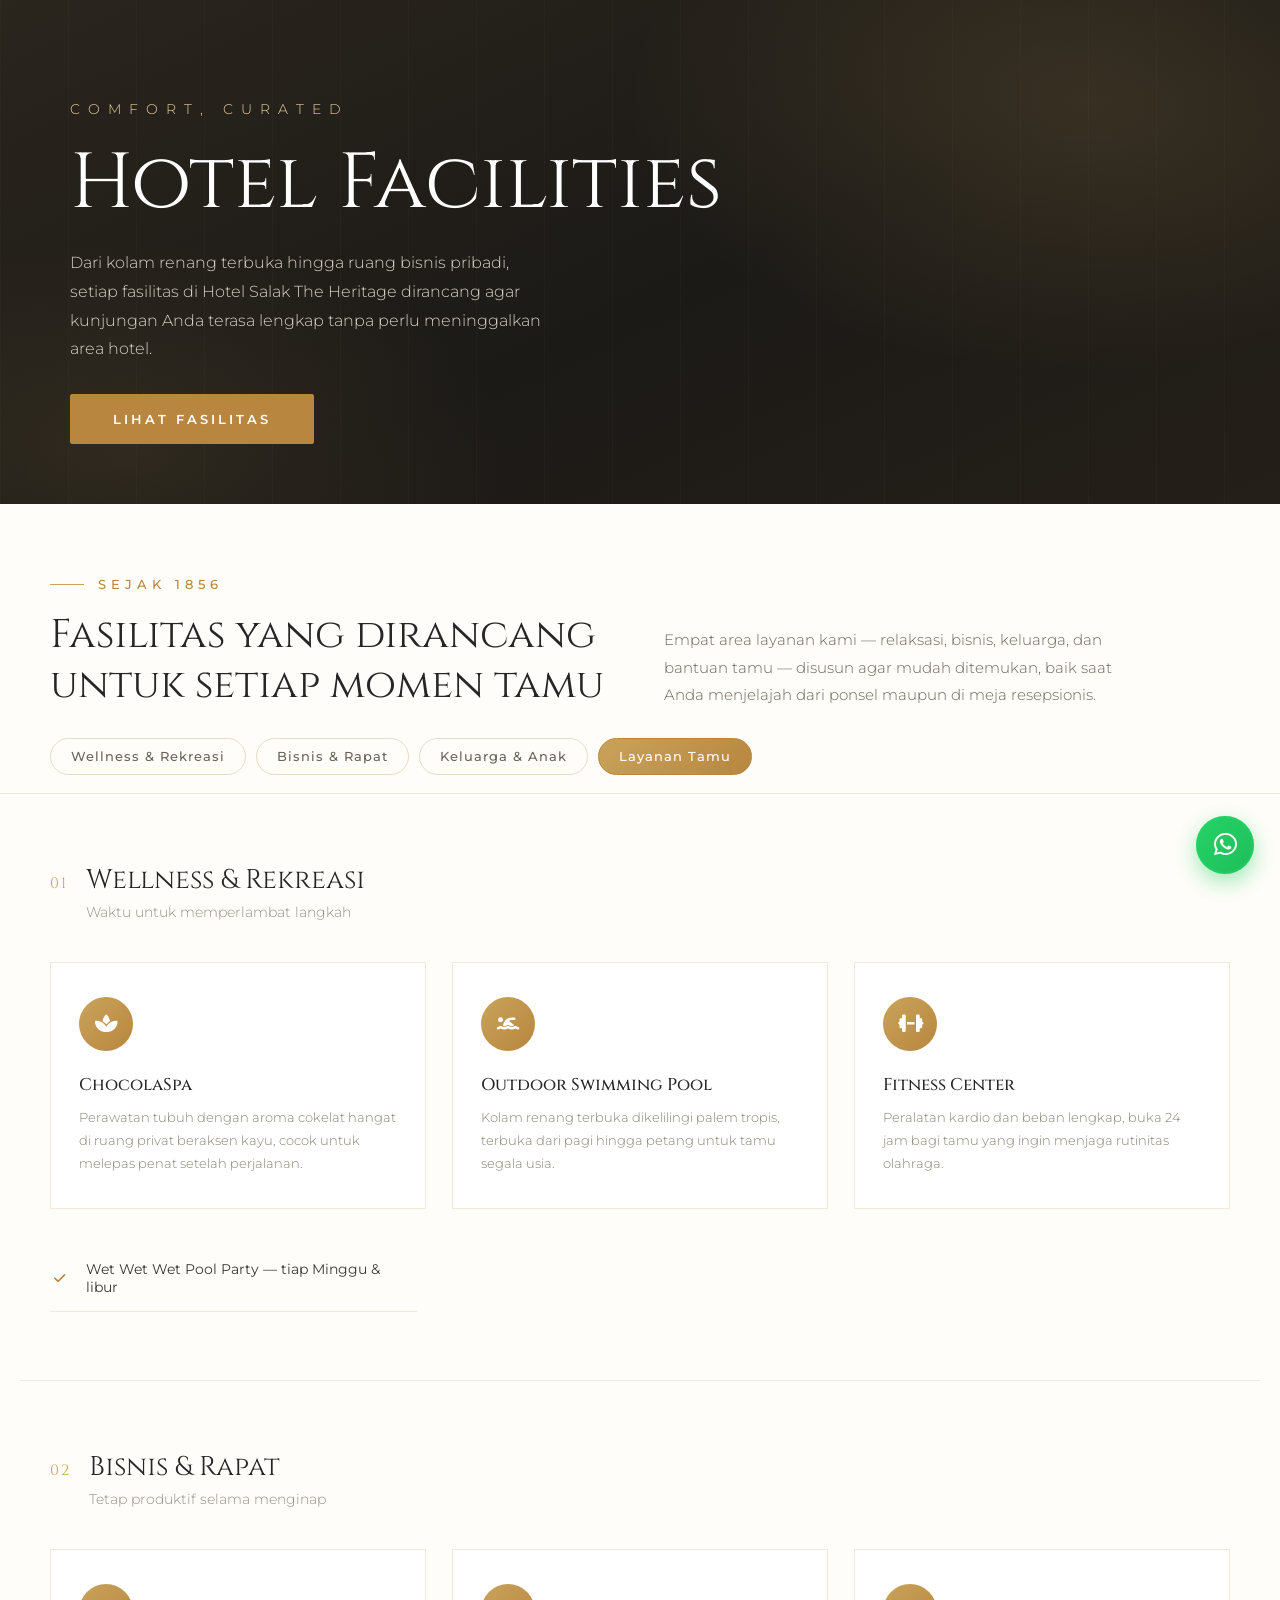
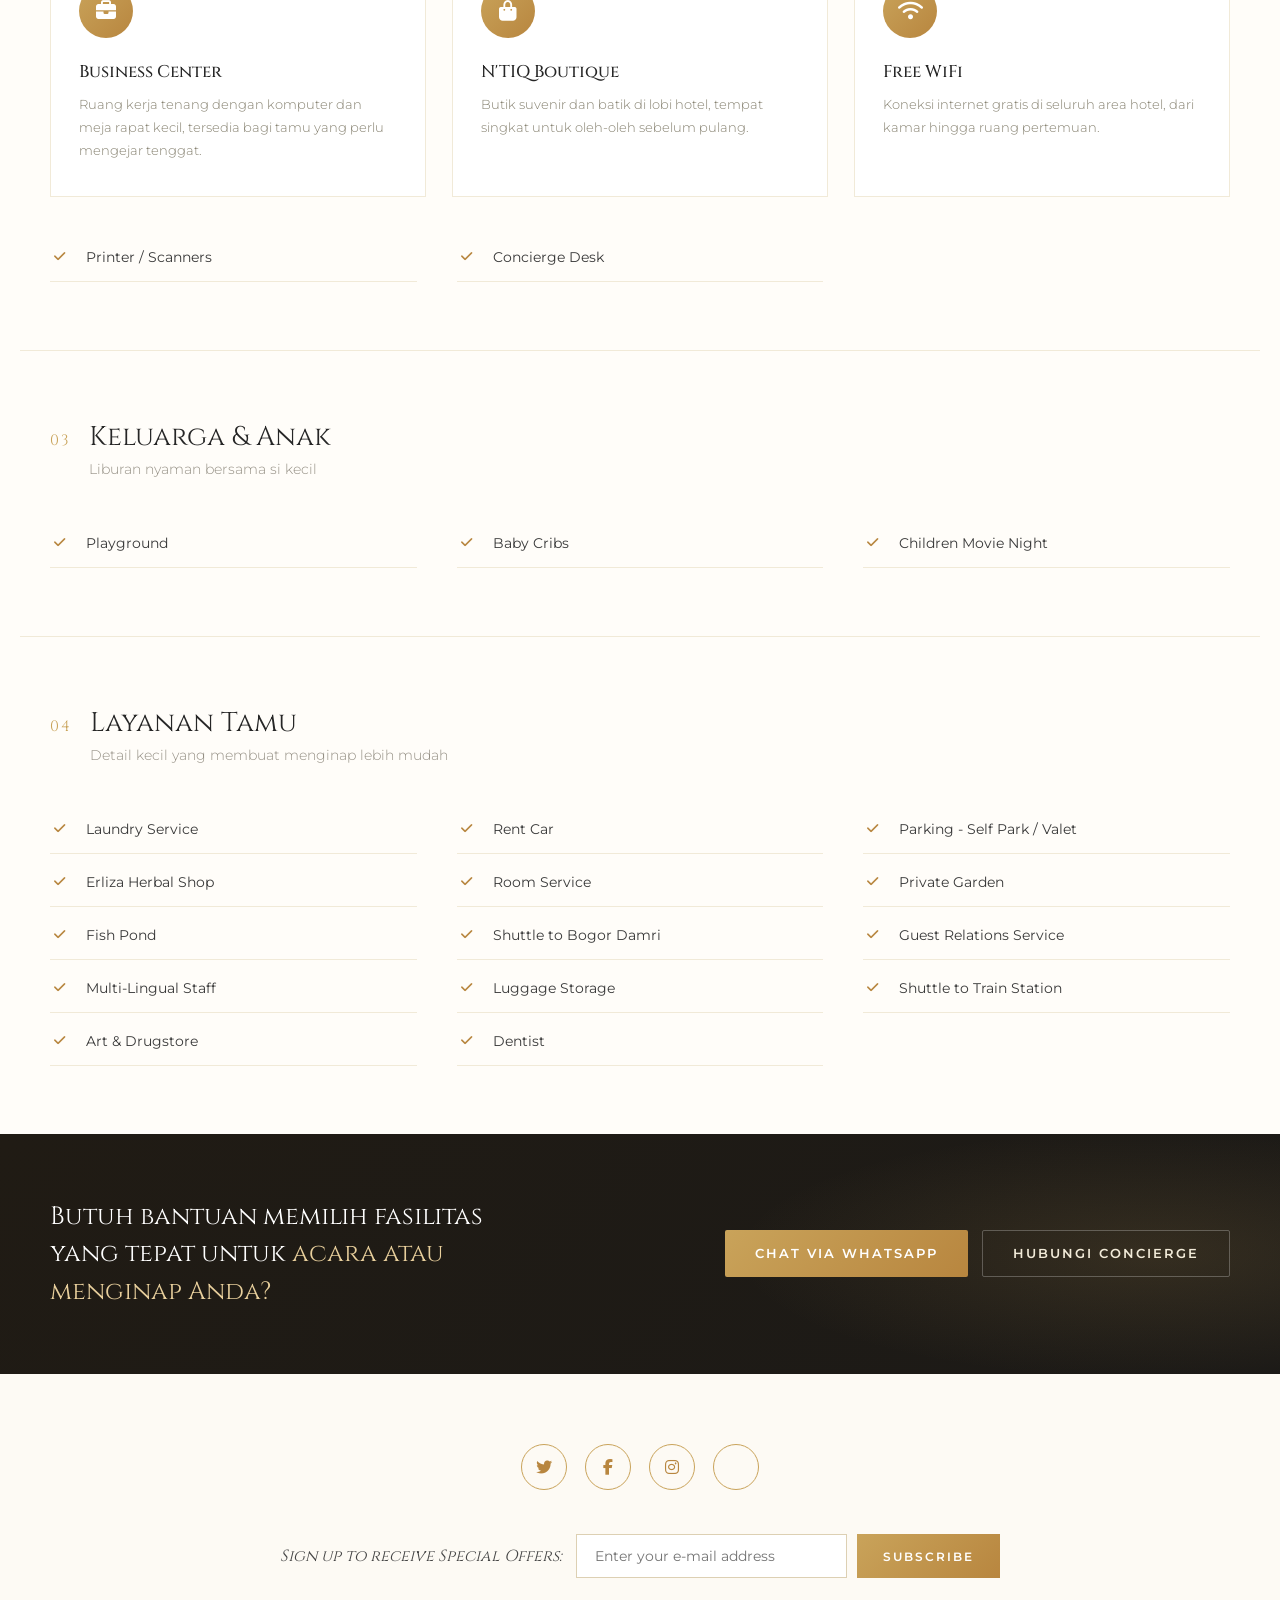
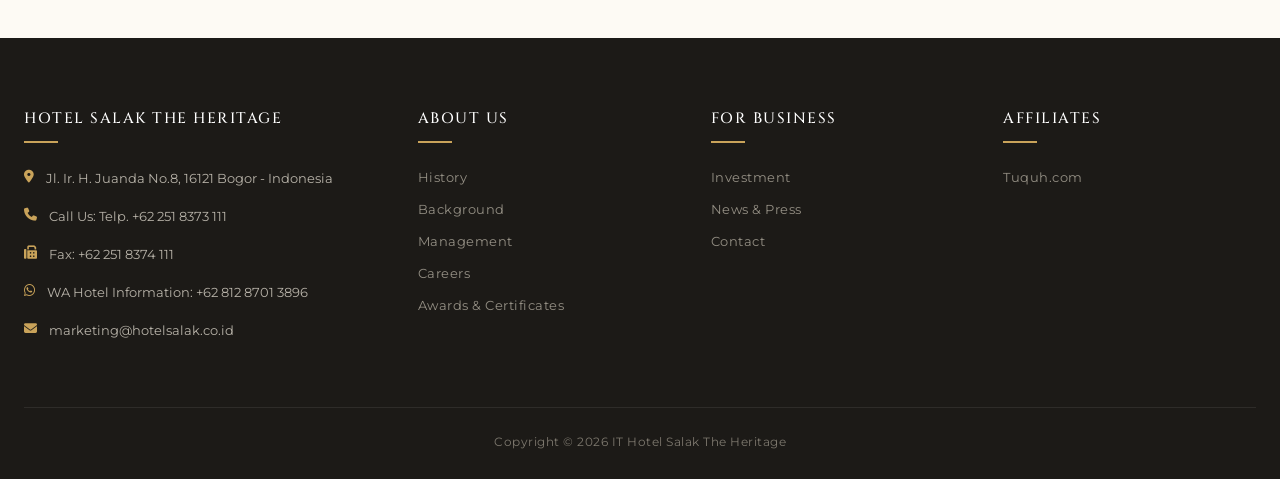
<file: faselitas.html>
<!DOCTYPE html>
<html lang="id">

<head>
    <meta charset="UTF-8">
    <meta name="viewport" content="width=device-width, initial-scale=1.0">
    <title>Hotel Facilities - Hotel Salak The Heritage Bogor</title>

    <link rel="stylesheet" href="https://cdn.jsdelivr.net/npm/bootstrap-icons@1.11.3/font/bootstrap-icons.min.css">
    <link rel="stylesheet" href="https://cdnjs.cloudflare.com/ajax/libs/font-awesome/6.5.1/css/all.min.css">

    <!-- GOOGLE FONT -->
    <link href="https://fonts.googleapis.com/css2?family=Cinzel:wght@400;500;600&family=Montserrat:wght@300;400;500;600&display=swap" rel="stylesheet">

    <style>
        * {
            margin: 0;
            padding: 0;
            box-sizing: border-box;
        }
        
        body {
            font-family: 'Montserrat', sans-serif;
            overflow-x: hidden;
            background: #fffdf9;
        }
        
        img {
            max-width: 100%;
        }
        /* ======================================================
    NAVBAR (persis sama dengan navbar Hotel Salak)
    ====================================================== */
        
         :root {
            --logo-h: 52px;
            --navbar-h: calc(var(--logo-h) + 40px);
            --gold: #b8863f;
            --gold-light: #c9a35a;
            --gold-pale: #e8cf9c;
            --cream: #fdfaf4;
            --ink: #1c1a17;
        }
        
        .navbar {
            position: fixed;
            top: 0;
            left: 0;
            width: 100%;
            z-index: 1100;
            display: flex;
            justify-content: space-between;
            align-items: center;
            padding: 0 30px;
            height: var(--navbar-h);
            background: linear-gradient(180deg, #ffffff 0%, #fdfaf4 100%) !important;
            box-shadow: 0 2px 10px rgba(0, 0, 0, 0.08);
            border-bottom: 2px solid transparent;
            border-image: linear-gradient(90deg, #c9a35a, #e8cf9c, #c9a35a) 1;
            transform: translateY(-100%);
            opacity: 0;
            pointer-events: none;
            transition: transform 0.35s ease, opacity 0.35s ease, box-shadow 0.35s ease, background 0.35s ease;
        }
        
        .navbar.navbar-visible {
            transform: translateY(0);
            opacity: 1;
            pointer-events: auto;
        }
        
        .navbar.navbar-scrolled {
            background: linear-gradient(180deg, #ffffff 0%, #fdfaf4 100%) !important;
            box-shadow: 0 2px 10px rgba(0, 0, 0, 0.08);
            border-bottom: 2px solid transparent;
            border-image: linear-gradient(90deg, #c9a35a, #e8cf9c, #c9a35a) 1;
        }
        
        .navbar.navbar-hidden {
            transform: translateY(-100%);
            opacity: 0;
            pointer-events: none;
        }
        
        .navbar.navbar-slim {
            --navbar-h: calc(var(--logo-h) * 0.72 + 24px);
        }
        
        .navbar.navbar-slim .brand-logo {
            height: calc(var(--logo-h) * 0.72);
        }
        
        .navbar.navbar-slim .nav-link {
            padding-top: calc(var(--logo-h) * 0.72 * 0.42);
            padding-bottom: calc(var(--logo-h) * 0.72 * 0.42);
        }
        
        .navbar-brand {
            display: flex;
            align-items: center;
            height: 100%;
        }
        
        .brand-logo {
            display: block;
            height: var(--logo-h);
            width: auto;
            object-fit: contain;
            margin: auto 0;
        }
        
        .nav-menu {
            display: flex;
            align-items: center;
            justify-content: center;
            list-style: none;
            flex: 1;
        }
        
        .nav-item {
            position: relative;
            list-style: none;
        }
        
        .nav-link {
            color: #262626 !important;
            text-decoration: none;
            padding: calc(var(--logo-h) * 0.42) calc(var(--logo-h) * 0.35);
            display: block;
            font-size: calc(var(--logo-h) * 0.28);
            font-weight: 500;
            cursor: pointer;
        }
        
        .nav-link:hover {
            color: #b8863f !important;
        }
        
        .nav-item.active>.nav-link {
            color: #b8863f !important;
        }
        
        .dropdown {
            display: none;
            position: absolute;
            top: var(--navbar-h);
            left: 0;
            background-color: #ffffff !important;
            min-width: 230px;
            z-index: 1000;
            border-top: 2px solid #c9a35a;
            box-shadow: 0 10px 24px rgba(0, 0, 0, 0.12);
        }
        
        .dropdown a {
            display: block;
            color: #3a3a3a !important;
            text-decoration: none;
            padding: calc(var(--logo-h) * 0.28) calc(var(--logo-h) * 0.38);
            border-bottom: 1px solid #eee;
            font-size: calc(var(--logo-h) * 0.26);
        }
        
        .dropdown a:hover {
            background-color: #faf3e6 !important;
            color: #b8863f !important;
        }
        
        .nav-item.active .dropdown {
            display: block;
        }
        
        .arrow {
            font-size: calc(var(--logo-h) * 0.21);
            margin-left: 5px;
        }
        
        .navbar-toggle {
            display: none;
            flex-direction: column;
            justify-content: center;
            align-items: center;
            gap: 5px;
            width: 38px;
            height: 38px;
            background: transparent;
            border: none;
            cursor: pointer;
            z-index: 1200;
        }
        
        .navbar-toggle span {
            display: block;
            width: 26px;
            height: 2px;
            background-color: #262626;
            border-radius: 2px;
            transition: transform 0.3s ease, opacity 0.3s ease, background-color 0.3s ease;
        }
        
        .navbar-toggle.open span:nth-child(1) {
            transform: translateY(7px) rotate(45deg);
            background-color: #b8863f;
        }
        
        .navbar-toggle.open span:nth-child(2) {
            opacity: 0;
        }
        
        .navbar-toggle.open span:nth-child(3) {
            transform: translateY(-7px) rotate(-45deg);
            background-color: #b8863f;
        }
        
        .nav-overlay {
            display: none;
            position: fixed;
            inset: 0;
            background: rgba(0, 0, 0, 0.35);
            z-index: 1050;
            opacity: 0;
            transition: opacity 0.35s ease;
        }
        
        .nav-overlay.show {
            display: block;
            opacity: 1;
        }
        
        @media (max-width: 991.98px) {
            html,
            body {
                overflow-x: hidden;
            }
             :root {
                --logo-h: 42px;
                --navbar-h: calc(var(--logo-h) + 30px);
            }
            .navbar {
                padding: 0 18px;
            }
            .navbar-toggle {
                display: flex;
            }
            .nav-menu {
                position: fixed;
                top: 0;
                right: 0;
                height: 100vh;
                width: min(320px, 82vw);
                background: linear-gradient(180deg, #ffffff 0%, #faf3e6 100%);
                flex-direction: column;
                align-items: stretch;
                justify-content: flex-start;
                overflow-y: auto;
                padding: calc(var(--navbar-h) + 10px) 0 30px;
                box-shadow: -8px 0 24px rgba(0, 0, 0, 0.18);
                transform: translateX(100%);
                transition: transform 0.4s ease;
                z-index: 1150;
            }
            .nav-menu.open {
                transform: translateX(0);
            }
            .nav-item {
                width: 100%;
                border-bottom: 1px solid #eee;
            }
            .nav-link {
                padding: 16px 24px;
                font-size: 15px;
                display: flex;
                align-items: center;
                justify-content: space-between;
            }
            .dropdown {
                position: static;
                display: none;
                border-top: none;
                box-shadow: none;
                background-color: #fbf6ec !important;
                min-width: 100%;
            }
            .nav-item.active .dropdown {
                display: block;
            }
            .dropdown a {
                padding: 13px 34px;
                font-size: 14px;
            }
        }
        
        @media (min-width: 576px) and (max-width: 991.98px) {
             :root {
                --logo-h: 46px;
            }
            .nav-menu {
                width: min(360px, 70vw);
            }
        }
        
        @media (max-width: 400px) {
             :root {
                --logo-h: 36px;
            }
            .navbar {
                padding: 0 14px;
            }
        }
        /* ======================================================
    HERO
    ====================================================== */
        
        .rooms-hero {
            position: relative;
            width: 100%;
            height: 56vh;
            background: linear-gradient(155deg, #2a251d 0%, #1c1a17 55%, #241f18 100%);
            background-size: cover;
            background-position: center;
            display: flex;
            align-items: center;
            overflow: hidden;
        }
        
        .rooms-hero::before {
            content: '';
            position: absolute;
            inset: 0;
            background: radial-gradient(ellipse 60% 90% at 85% 20%, rgba(201, 163, 90, 0.16), transparent 60%), radial-gradient(ellipse 50% 70% at 10% 90%, rgba(201, 163, 90, 0.10), transparent 60%);
        }
        
        .rooms-hero::after {
            content: '';
            position: absolute;
            inset: 0;
            background-image: repeating-linear-gradient(90deg, rgba(232, 207, 156, 0.045) 0px, rgba(232, 207, 156, 0.045) 1px, transparent 1px, transparent 68px);
            opacity: .6;
        }
        
        .rooms-hero-content {
            position: relative;
            z-index: 2;
            color: #ffffff;
            padding-left: 70px;
            margin-top: 40px;
        }
        
        .rooms-subtitle {
            font-size: 14px;
            letter-spacing: 8px;
            margin-bottom: 22px;
            font-weight: 300;
            color: #e8cf9c;
        }
        
        .rooms-title {
            font-family: 'Cinzel', serif;
            font-size: 78px;
            font-weight: 400;
            line-height: 1.12;
            max-width: 820px;
        }
        
        .rooms-lede {
            margin-top: 22px;
            max-width: 480px;
            font-size: 15.5px;
            line-height: 1.85;
            color: #d8d3c6;
            font-weight: 300;
        }
        
        @media(max-width:768px) {
            .rooms-hero {
                height: 54vh;
                min-height: 420px;
            }
            .rooms-hero-content {
                padding: 0 25px;
                margin-top: 50px;
            }
            .rooms-subtitle {
                font-size: 11px;
                letter-spacing: 4px;
                margin-bottom: 15px;
            }
            .rooms-title {
                font-size: 38px;
                letter-spacing: .5px;
            }
            .rooms-lede {
                font-size: 14px;
                line-height: 1.75;
            }
        }
        
        @media(min-width:769px) and (max-width:1024px) {
            .rooms-hero {
                height: 52vh;
            }
            .rooms-hero-content {
                padding-left: 40px;
            }
            .rooms-title {
                font-size: 58px;
            }
            .rooms-subtitle {
                font-size: 12px;
                letter-spacing: 5px;
            }
        }
        /* ======================================================
    CHECK NOW BUTTON
    ====================================================== */
        
        .hero-check-btn {
            display: inline-block;
            margin-top: 30px;
            padding: 16px 42px;
            font-size: 13px;
            font-weight: 600;
            letter-spacing: 3px;
            text-transform: uppercase;
            color: #ffffff;
            background: #b8863f;
            border: 1px solid #b8863f;
            border-radius: 2px;
            text-decoration: none;
            cursor: pointer;
            transition: background .35s ease, color .35s ease, border-color .35s ease;
        }
        
        .hero-check-btn:hover {
            background: #9c6f30;
            border-color: #9c6f30;
            color: #ffffff;
        }
        
        @media(max-width:768px) {
            .hero-check-btn {
                margin-top: 20px;
                padding: 13px 28px;
                font-size: 11px;
                letter-spacing: 2px;
            }
        }
        /* ======================================================
    FACILITIES INTRO
    ====================================================== */
        
        .fac-intro {
            max-width: 1240px;
            margin: 0 auto;
            padding: 72px 30px 10px;
        }
        
        .fac-intro-grid {
            display: grid;
            grid-template-columns: auto 1fr;
            gap: 60px;
            align-items: end;
        }
        
        .fac-eyebrow-line {
            display: flex;
            align-items: center;
            gap: 14px;
            margin-bottom: 18px;
        }
        
        .fac-eyebrow-line span {
            font-size: 13px;
            letter-spacing: 5px;
            color: var(--gold);
            font-weight: 500;
        }
        
        .fac-eyebrow-line i {
            width: 34px;
            height: 1px;
            background: var(--gold-light);
            display: block;
        }
        
        .fac-heading {
            font-family: 'Cinzel', serif;
            font-size: 40px;
            color: #262626;
            font-weight: 400;
            line-height: 1.25;
        }
        
        .fac-intro-text {
            font-size: 14.5px;
            line-height: 1.9;
            color: #6b6459;
            font-weight: 300;
            max-width: 480px;
        }
        
        @media(max-width:820px) {
            .fac-intro-grid {
                grid-template-columns: 1fr;
                gap: 22px;
            }
            .fac-heading {
                font-size: 30px;
            }
        }
        
        @media(max-width:480px) {
            .fac-intro {
                padding: 56px 20px 6px;
            }
        }
        /* ======================================================
    CATEGORY NAV (sticky pill tabs)
    ====================================================== */
        
        .fac-nav-wrap {
            position: sticky;
            top: 0;
            z-index: 60;
            background: #fffdf9;
            border-bottom: 1px solid #efe7d6;
        }
        
        .fac-nav {
            max-width: 1240px;
            margin: 0 auto;
            padding: 18px 30px;
            display: flex;
            gap: 10px;
            overflow-x: auto;
            scrollbar-width: none;
        }
        
        .fac-nav::-webkit-scrollbar {
            display: none;
        }
        
        .fac-nav a {
            flex: 0 0 auto;
            font-size: 12.5px;
            letter-spacing: 1px;
            font-weight: 500;
            color: #6b6459;
            text-decoration: none;
            padding: 10px 20px;
            border-radius: 30px;
            border: 1px solid #e7ddc4;
            transition: all .3s ease;
            white-space: nowrap;
        }
        
        .fac-nav a:hover {
            border-color: var(--gold-light);
            color: var(--gold);
        }
        
        .fac-nav a.active {
            background: linear-gradient(135deg, var(--gold-light), var(--gold));
            border-color: var(--gold);
            color: #fff;
        }
        
        @media(max-width:480px) {
            .fac-nav {
                padding: 14px 20px;
            }
        }
        /* ======================================================
    CATEGORY SECTIONS
    ====================================================== */
        
        .fac-category {
            max-width: 1240px;
            margin: 0 auto;
            padding: 68px 30px;
            scroll-margin-top: 90px;
        }
        
        .fac-category+.fac-category {
            border-top: 1px solid #f1ead8;
        }
        
        .fac-cat-head {
            display: flex;
            align-items: baseline;
            gap: 18px;
            margin-bottom: 42px;
        }
        
        .fac-cat-num {
            font-family: 'Cinzel', serif;
            font-size: 15px;
            color: var(--gold-light);
            letter-spacing: 2px;
        }
        
        .fac-cat-title {
            font-family: 'Cinzel', serif;
            font-size: 27px;
            color: #262626;
            font-weight: 400;
        }
        
        .fac-cat-sub {
            font-size: 13.5px;
            color: #948f84;
            font-weight: 300;
            margin-top: 6px;
        }
        /* featured cards (facilities with photos in the reference) */
        
        .fac-featured-grid {
            display: grid;
            grid-template-columns: repeat(3, 1fr);
            gap: 26px;
            margin-bottom: 36px;
        }
        
        .fac-card {
            background: #ffffff;
            border: 1px solid #f1ead8;
            padding: 34px 28px;
            transition: border-color .3s ease, transform .3s ease, box-shadow .3s ease;
        }
        
        .fac-card:hover {
            border-color: var(--gold-light);
            transform: translateY(-4px);
            box-shadow: 0 18px 34px rgba(184, 134, 63, 0.12);
        }
        
        .fac-card-icon {
            width: 54px;
            height: 54px;
            border-radius: 50%;
            display: flex;
            align-items: center;
            justify-content: center;
            background: linear-gradient(135deg, var(--gold-light), var(--gold));
            color: #fff;
            font-size: 20px;
            margin-bottom: 22px;
        }
        
        .fac-card-title {
            font-family: 'Cinzel', serif;
            font-size: 17px;
            color: #262626;
            font-weight: 500;
            margin-bottom: 10px;
        }
        
        .fac-card-desc {
            font-size: 13px;
            line-height: 1.75;
            color: #85806f;
            font-weight: 300;
        }
        /* compact list rows for remaining facilities */
        
        .fac-list-grid {
            display: grid;
            grid-template-columns: repeat(3, 1fr);
            gap: 4px 40px;
        }
        
        .fac-list-item {
            display: flex;
            align-items: center;
            gap: 14px;
            padding: 15px 4px;
            border-bottom: 1px solid #f1ead8;
            font-size: 14px;
            color: #3a3a3a;
            font-weight: 400;
        }
        
        .fac-list-item i {
            color: var(--gold);
            font-size: 13px;
            flex: 0 0 auto;
            width: 18px;
        }
        
        @media(max-width:900px) {
            .fac-featured-grid {
                grid-template-columns: repeat(2, 1fr);
            }
            .fac-list-grid {
                grid-template-columns: repeat(2, 1fr);
            }
        }
        
        @media(max-width:600px) {
            .fac-category {
                padding: 48px 20px;
            }
            .fac-featured-grid {
                grid-template-columns: 1fr;
                gap: 16px;
            }
            .fac-list-grid {
                grid-template-columns: 1fr;
                gap: 0;
            }
            .fac-cat-title {
                font-size: 22px;
            }
        }
        /* ======================================================
    ASSISTANCE BAND
    ====================================================== */
        
        .fac-assist {
            background: linear-gradient(135deg, #201b14, #1c1a17);
            position: relative;
            overflow: hidden;
        }
        
        .fac-assist::before {
            content: '';
            position: absolute;
            inset: 0;
            background: radial-gradient(ellipse 50% 80% at 90% 50%, rgba(201, 163, 90, 0.14), transparent 65%);
        }
        
        .fac-assist-inner {
            position: relative;
            z-index: 2;
            max-width: 1240px;
            margin: 0 auto;
            padding: 64px 30px;
            display: flex;
            align-items: center;
            justify-content: space-between;
            gap: 30px;
            flex-wrap: wrap;
        }
        
        .fac-assist-title {
            font-family: 'Cinzel', serif;
            font-size: 25px;
            color: #fff;
            font-weight: 400;
            max-width: 460px;
            line-height: 1.5;
        }
        
        .fac-assist-title span {
            color: #e8cf9c;
        }
        
        .fac-assist-actions {
            display: flex;
            gap: 14px;
            flex-wrap: wrap;
        }
        
        .fac-assist-btn {
            display: inline-flex;
            align-items: center;
            gap: 10px;
            padding: 15px 30px;
            font-size: 12.5px;
            font-weight: 600;
            letter-spacing: 2px;
            text-transform: uppercase;
            text-decoration: none;
            border-radius: 2px;
            transition: all .3s ease;
        }
        
        .fac-assist-btn.primary {
            background: linear-gradient(135deg, var(--gold-light), var(--gold));
            color: #fff;
        }
        
        .fac-assist-btn.primary:hover {
            filter: brightness(1.08);
        }
        
        .fac-assist-btn.ghost {
            border: 1px solid rgba(255, 255, 255, 0.25);
            color: #f1ead8;
        }
        
        .fac-assist-btn.ghost:hover {
            border-color: var(--gold-light);
            color: var(--gold-light);
        }
        
        @media(max-width:480px) {
            .fac-assist-inner {
                padding: 48px 20px;
            }
            .fac-assist-title {
                font-size: 20px;
            }
        }
        /* ======================================================
    FOOTER (sama seperti halaman utama)
    ====================================================== */
        
        .site-footer-top {
            padding: 70px 24px 60px;
            background: #fdfaf4;
            text-align: center;
            opacity: 0;
            transform: translateY(18px);
            transition: opacity .7s ease, transform .7s ease;
        }
        
        .site-footer-top.in-view {
            opacity: 1;
            transform: translateY(0);
        }
        
        .footer-social-row {
            display: flex;
            align-items: center;
            justify-content: center;
            gap: 18px;
            margin-bottom: 44px;
        }
        
        .footer-social-row a {
            width: 46px;
            height: 46px;
            border-radius: 50%;
            border: 1px solid #c9a35a;
            color: #b8863f;
            display: flex;
            align-items: center;
            justify-content: center;
            font-size: 16px;
            text-decoration: none;
            transition: background .35s ease, color .35s ease, transform .35s ease;
        }
        
        .footer-social-row a:hover {
            background: linear-gradient(135deg, #c9a35a, #b8863f);
            color: #ffffff;
            transform: translateY(-4px);
        }
        
        .footer-newsletter {
            display: flex;
            align-items: center;
            justify-content: center;
            flex-wrap: wrap;
            gap: 14px;
            max-width: 720px;
            margin: 0 auto;
        }
        
        .footer-newsletter-label {
            font-family: 'Cinzel', serif;
            font-style: italic;
            font-size: 16px;
            color: #444;
            white-space: nowrap;
        }
        
        .footer-newsletter-form {
            display: flex;
            gap: 10px;
            flex: 1;
            min-width: 280px;
        }
        
        .footer-newsletter-form input {
            flex: 1;
            border: 1px solid #ddd0b3;
            background: #ffffff;
            padding: 13px 18px;
            font-family: 'Montserrat', sans-serif;
            font-size: 13.5px;
            color: #333;
            outline: none;
            transition: border-color .3s ease;
        }
        
        .footer-newsletter-form input:focus {
            border-color: #c9a35a;
        }
        
        .footer-subscribe-btn {
            border: none;
            background: linear-gradient(135deg, #c9a35a, #b8863f);
            color: #ffffff;
            font-family: 'Montserrat', sans-serif;
            font-size: 12px;
            font-weight: 600;
            letter-spacing: 2px;
            padding: 0 26px;
            cursor: pointer;
            transition: filter .3s ease, transform .3s ease;
            white-space: nowrap;
        }
        
        .footer-subscribe-btn:hover {
            filter: brightness(1.08);
            transform: translateY(-2px);
        }
        
        .site-footer-main {
            background: #1c1a17;
            padding: 70px 24px 30px;
            opacity: 0;
            transform: translateY(18px);
            transition: opacity .7s ease .1s, transform .7s ease .1s;
        }
        
        .site-footer-main.in-view {
            opacity: 1;
            transform: translateY(0);
        }
        
        .footer-main-grid {
            max-width: 1240px;
            margin: 0 auto;
            display: grid;
            grid-template-columns: 1.4fr 1fr 1fr 1fr;
            gap: 40px;
        }
        
        @media (max-width: 991.98px) {
            .footer-main-grid {
                grid-template-columns: repeat(2, 1fr);
                gap: 40px 30px;
            }
        }
        
        @media (max-width: 575.98px) {
            .footer-main-grid {
                grid-template-columns: 1fr;
            }
        }
        
        .footer-col-title {
            font-family: 'Cinzel', serif;
            font-weight: 500;
            font-size: 15px;
            letter-spacing: 1.5px;
            color: #ffffff;
            text-transform: uppercase;
            margin-bottom: 24px;
            position: relative;
            padding-bottom: 14px;
        }
        
        .footer-col-title::after {
            content: "";
            position: absolute;
            left: 0;
            bottom: 0;
            width: 34px;
            height: 2px;
            background: #c9a35a;
        }
        
        .footer-address-list {
            list-style: none;
            margin: 0;
            padding: 0;
        }
        
        .footer-address-list li {
            display: flex;
            align-items: flex-start;
            gap: 12px;
            margin-bottom: 16px;
            font-family: 'Montserrat', sans-serif;
            font-size: 13px;
            line-height: 1.7;
            color: #b7b2a8;
        }
        
        .footer-address-list i {
            color: #c9a35a;
            margin-top: 3px;
            font-size: 13px;
            flex: 0 0 auto;
        }
        
        .footer-address-list a {
            color: #b7b2a8;
            text-decoration: none;
            transition: color .3s ease;
        }
        
        .footer-address-list a:hover {
            color: #e8cf9c;
        }
        
        .footer-link-list {
            list-style: none;
            margin: 0;
            padding: 0;
        }
        
        .footer-link-list li {
            margin-bottom: 13px;
        }
        
        .footer-link-list a {
            font-family: 'Montserrat', sans-serif;
            font-size: 13px;
            letter-spacing: .5px;
            color: #948f84;
            text-decoration: none;
            transition: color .3s ease, padding-left .3s ease;
        }
        
        .footer-link-list a:hover {
            color: #e8cf9c;
            padding-left: 4px;
        }
        
        .footer-copyright {
            max-width: 1240px;
            margin: 50px auto 0;
            padding-top: 26px;
            border-top: 1px solid rgba(255, 255, 255, 0.08);
            text-align: center;
            font-family: 'Montserrat', sans-serif;
            font-size: 12px;
            letter-spacing: .5px;
            color: #7d786e;
        }
        
        @media (max-width: 575.98px) {
            .footer-newsletter {
                flex-direction: column;
            }
            .footer-newsletter-label {
                white-space: normal;
            }
        }
        /* ======================================================
    FLOATING WHATSAPP BUTTON
    ====================================================== */
        
        .floating-whatsapp {
            position: fixed;
            right: 26px;
            bottom: 26px;
            z-index: 1300;
            width: 58px;
            height: 58px;
            border-radius: 50%;
            background: linear-gradient(135deg, #25d366, #1ebe5b);
            color: #ffffff;
            display: flex;
            align-items: center;
            justify-content: center;
            font-size: 26px;
            text-decoration: none;
            box-shadow: 0 8px 22px rgba(37, 211, 102, 0.45);
            transition: transform .3s ease, box-shadow .3s ease;
        }
        
        .floating-whatsapp::before {
            content: "";
            position: absolute;
            inset: 0;
            border-radius: 50%;
            border: 2px solid rgba(37, 211, 102, 0.55);
            animation: waPulse 2.2s ease-out infinite;
        }
        
        .floating-whatsapp:hover {
            color: #ffffff;
            transform: translateY(-3px) scale(1.05);
            box-shadow: 0 12px 28px rgba(37, 211, 102, 0.55);
        }
        
        @keyframes waPulse {
            0% {
                transform: scale(1);
                opacity: .8;
            }
            100% {
                transform: scale(1.6);
                opacity: 0;
            }
        }
        
        @media (max-width: 575.98px) {
            .floating-whatsapp {
                right: 16px;
                bottom: 16px;
                width: 52px;
                height: 52px;
                font-size: 23px;
            }
        }
        
        @media (prefers-reduced-motion: reduce) {
            .site-footer-top,
            .site-footer-main,
            .footer-social-row a,
            .footer-newsletter-form input,
            .footer-subscribe-btn,
            .footer-address-list a,
            .footer-link-list a,
            .floating-whatsapp,
            .floating-whatsapp::before,
            .fac-card {
                transition: none !important;
                animation: none !important;
            }
        }
    </style>
</head>

<body>

    <!-- ======================================================
    HERO
    ====================================================== -->

    <section class="rooms-hero">

        <!-- NAVBAR (persis sama dengan navbar Hotel Salak) -->
        <nav class="navbar">

            <a class="navbar-brand" href="#">
                <img src="logo_salak-removebg-preview.png" alt="" class="brand-logo">
            </a>

            <button class="navbar-toggle" id="navbarToggle" aria-label="Buka menu">
                <span></span>
                <span></span>
                <span></span>
            </button>

            <div class="nav-menu" id="navMenu">

                <div class="nav-item">
                    <a class="nav-link" onclick="toggleMenu(this)">
                        ABOUT US <span class="arrow">▾</span>
                    </a>
                    <div class="dropdown">
                        <a href="mentahan.html">Home </a>
                        <a href="sejarah.html">History</a>
                        <a href="faselitas.html">Hotel Facilities</a>
                        <a href="#">Contact Us</a>
                    </div>
                </div>

                <div class="nav-item">
                    <a class="nav-link" onclick="toggleMenu(this)">
                        ROOMS & SUITES <span class="arrow">▾</span>
                    </a>
                    <div class="dropdown">
                        <a href="rooms.html">Deluxe Room</a>
                        <a href="rooms.html">Executive Room</a>
                        <a href="rooms.html">Suite Room</a>
                    </div>
                </div>

                <div class="nav-item">
                    <a class="nav-link" onclick="toggleMenu(this)">
                        DINING <span class="arrow">▾</span>
                    </a>
                    <div class="dropdown">
                        <a href="#">Restaurant</a>
                        <a href="#">Cafe</a>
                        <a href="#">Room Service</a>
                    </div>
                </div>

                <div class="nav-item">
                    <a class="nav-link" onclick="toggleMenu(this)">
                        MEETINGS & EVENTS <span class="arrow">▾</span>
                    </a>
                    <div class="dropdown">
                        <a href="meting_room.html">Meeting Room</a>
                        <a href="#">Special Meeting Offers</a>
                        <a href="#">Events</a>
                    </div>
                </div>

                <div class="nav-item">
                    <a class="nav-link" href="https://www.hotelsalak.co.id/" target="_blank" rel="noopener">
                        WEDDINGS
                    </a>
                </div>

                <div class="nav-item">
                    <a class="nav-link" onclick="toggleMenu(this)">
                        OFFERS <span class="arrow">▾</span>
                    </a>
                    <div class="dropdown">
                        <a href="promosi.html">Special Offers</a>
                        <a href="promosi.html">Weekend Package</a>
                        <a href="promosi.html">Member Offers</a>
                    </div>
                </div>

                <div class="nav-item">
                    <a class="nav-link" onclick="toggleMenu(this)">
                        MORE <span class="arrow">▾</span>
                    </a>
                    <div class="dropdown">
                        <a href="#">Reward Points</a>
                        <a href="#">Salak Privilege Card</a>
                        <a href="galeri.html">Blog</a>
                        <a href="#">Catering</a>
                        <a href="#">Reservation Chat</a>
                        <a href="#">Newsletters</a>
                    </div>
                </div>

            </div>

        </nav>

        <div class="nav-overlay" id="navOverlay"></div>

        <div class="rooms-hero-content">

            <div class="rooms-subtitle">
                COMFORT, CURATED
            </div>

            <h1 class="rooms-title">
                Hotel Facilities
            </h1>

            <p class="rooms-lede">
                Dari kolam renang terbuka hingga ruang bisnis pribadi, setiap fasilitas di Hotel Salak The Heritage dirancang agar kunjungan Anda terasa lengkap tanpa perlu meninggalkan area hotel.
            </p>

            <a href="#wellness" class="hero-check-btn">
                LIHAT FASILITAS
            </a>

        </div>

    </section>

    <!-- ======================================================
    INTRO
    ====================================================== -->

    <section class="fac-intro">
        <div class="fac-intro-grid">
            <div>
                <div class="fac-eyebrow-line"><i></i><span>SEJAK 1856</span></div>
                <h2 class="fac-heading">Fasilitas yang dirancang<br>untuk setiap momen tamu</h2>
            </div>
            <p class="fac-intro-text">
                Empat area layanan kami — relaksasi, bisnis, keluarga, dan bantuan tamu — disusun agar mudah ditemukan, baik saat Anda menjelajah dari ponsel maupun di meja resepsionis.
            </p>
        </div>
    </section>

    <!-- ======================================================
    CATEGORY NAV
    ====================================================== -->

    <div class="fac-nav-wrap">
        <div class="fac-nav" id="facNav">
            <a href="#wellness" class="active">Wellness & Rekreasi</a>
            <a href="#business">Bisnis & Rapat</a>
            <a href="#family">Keluarga & Anak</a>
            <a href="#services">Layanan Tamu</a>
        </div>
    </div>

    <!-- ======================================================
    WELLNESS & RECREATION
    ====================================================== -->

    <section class="fac-category" id="wellness">
        <div class="fac-cat-head">
            <span class="fac-cat-num">01</span>
            <div>
                <div class="fac-cat-title">Wellness & Rekreasi</div>
                <div class="fac-cat-sub">Waktu untuk memperlambat langkah</div>
            </div>
        </div>

        <div class="fac-featured-grid">
            <div class="fac-card">
                <div class="fac-card-icon"><i class="fa-solid fa-spa"></i></div>
                <div class="fac-card-title">ChocolaSpa</div>
                <div class="fac-card-desc">Perawatan tubuh dengan aroma cokelat hangat di ruang privat beraksen kayu, cocok untuk melepas penat setelah perjalanan.</div>
            </div>
            <div class="fac-card">
                <div class="fac-card-icon"><i class="fa-solid fa-person-swimming"></i></div>
                <div class="fac-card-title">Outdoor Swimming Pool</div>
                <div class="fac-card-desc">Kolam renang terbuka dikelilingi palem tropis, terbuka dari pagi hingga petang untuk tamu segala usia.</div>
            </div>
            <div class="fac-card">
                <div class="fac-card-icon"><i class="fa-solid fa-dumbbell"></i></div>
                <div class="fac-card-title">Fitness Center</div>
                <div class="fac-card-desc">Peralatan kardio dan beban lengkap, buka 24 jam bagi tamu yang ingin menjaga rutinitas olahraga.</div>
            </div>
        </div>

        <div class="fac-list-grid">
            <div class="fac-list-item"><i class="fa-solid fa-check"></i>Wet Wet Wet Pool Party — tiap Minggu & libur</div>
        </div>
    </section>

    <!-- ======================================================
    BUSINESS & MEETINGS
    ====================================================== -->

    <section class="fac-category" id="business">
        <div class="fac-cat-head">
            <span class="fac-cat-num">02</span>
            <div>
                <div class="fac-cat-title">Bisnis & Rapat</div>
                <div class="fac-cat-sub">Tetap produktif selama menginap</div>
            </div>
        </div>

        <div class="fac-featured-grid">
            <div class="fac-card">
                <div class="fac-card-icon"><i class="fa-solid fa-briefcase"></i></div>
                <div class="fac-card-title">Business Center</div>
                <div class="fac-card-desc">Ruang kerja tenang dengan komputer dan meja rapat kecil, tersedia bagi tamu yang perlu mengejar tenggat.</div>
            </div>
            <div class="fac-card">
                <div class="fac-card-icon"><i class="fa-solid fa-bag-shopping"></i></div>
                <div class="fac-card-title">N'TIQ Boutique</div>
                <div class="fac-card-desc">Butik suvenir dan batik di lobi hotel, tempat singkat untuk oleh-oleh sebelum pulang.</div>
            </div>
            <div class="fac-card">
                <div class="fac-card-icon"><i class="fa-solid fa-wifi"></i></div>
                <div class="fac-card-title">Free WiFi</div>
                <div class="fac-card-desc">Koneksi internet gratis di seluruh area hotel, dari kamar hingga ruang pertemuan.</div>
            </div>
        </div>

        <div class="fac-list-grid">
            <div class="fac-list-item"><i class="fa-solid fa-check"></i>Printer / Scanners</div>
            <div class="fac-list-item"><i class="fa-solid fa-check"></i>Concierge Desk</div>
        </div>
    </section>

    <!-- ======================================================
    FAMILY & KIDS
    ====================================================== -->

    <section class="fac-category" id="family">
        <div class="fac-cat-head">
            <span class="fac-cat-num">03</span>
            <div>
                <div class="fac-cat-title">Keluarga & Anak</div>
                <div class="fac-cat-sub">Liburan nyaman bersama si kecil</div>
            </div>
        </div>

        <div class="fac-list-grid">
            <div class="fac-list-item"><i class="fa-solid fa-check"></i>Playground</div>
            <div class="fac-list-item"><i class="fa-solid fa-check"></i>Baby Cribs</div>
            <div class="fac-list-item"><i class="fa-solid fa-check"></i>Children Movie Night</div>
        </div>
    </section>

    <!-- ======================================================
    GUEST SERVICES
    ====================================================== -->

    <section class="fac-category" id="services">
        <div class="fac-cat-head">
            <span class="fac-cat-num">04</span>
            <div>
                <div class="fac-cat-title">Layanan Tamu</div>
                <div class="fac-cat-sub">Detail kecil yang membuat menginap lebih mudah</div>
            </div>
        </div>

        <div class="fac-list-grid">
            <div class="fac-list-item"><i class="fa-solid fa-check"></i>Laundry Service</div>
            <div class="fac-list-item"><i class="fa-solid fa-check"></i>Rent Car</div>
            <div class="fac-list-item"><i class="fa-solid fa-check"></i>Parking - Self Park / Valet</div>
            <div class="fac-list-item"><i class="fa-solid fa-check"></i>Erliza Herbal Shop</div>
            <div class="fac-list-item"><i class="fa-solid fa-check"></i>Room Service</div>
            <div class="fac-list-item"><i class="fa-solid fa-check"></i>Private Garden</div>
            <div class="fac-list-item"><i class="fa-solid fa-check"></i>Fish Pond</div>
            <div class="fac-list-item"><i class="fa-solid fa-check"></i>Shuttle to Bogor Damri</div>
            <div class="fac-list-item"><i class="fa-solid fa-check"></i>Guest Relations Service</div>
            <div class="fac-list-item"><i class="fa-solid fa-check"></i>Multi-Lingual Staff</div>
            <div class="fac-list-item"><i class="fa-solid fa-check"></i>Luggage Storage</div>
            <div class="fac-list-item"><i class="fa-solid fa-check"></i>Shuttle to Train Station</div>
            <div class="fac-list-item"><i class="fa-solid fa-check"></i>Art & Drugstore</div>
            <div class="fac-list-item"><i class="fa-solid fa-check"></i>Dentist</div>
        </div>
    </section>

    <!-- ======================================================
    ASSISTANCE BAND
    ====================================================== -->

    <section class="fac-assist">
        <div class="fac-assist-inner">
            <div class="fac-assist-title">Butuh bantuan memilih fasilitas yang tepat untuk<span> acara atau menginap Anda?</span></div>
            <div class="fac-assist-actions">
                <a href="https://wa.me/" class="fac-assist-btn primary" target="_blank" rel="noopener">Chat via WhatsApp</a>
                <a href="#" class="fac-assist-btn ghost">Hubungi Concierge</a>
            </div>
        </div>
    </section>

    <!-- ======================================================
    FOOTER (sama seperti halaman utama)
    ====================================================== -->

    <div class="site-footer-top" id="footerTop">
        <div class="footer-social-row">
            <a href="#" aria-label="Twitter"><i class="fa-brands fa-twitter"></i></a>
            <a href="#" aria-label="Facebook"><i class="fa-brands fa-facebook-f"></i></a>
            <a href="#" aria-label="Instagram"><i class="fa-brands fa-instagram"></i></a>
            <a href="#" aria-label="TripAdvisor"><i class="fa-brands fa-tripadvisor"></i></a>
        </div>

        <div class="footer-newsletter">
            <span class="footer-newsletter-label">Sign up to receive Special Offers:</span>
            <form class="footer-newsletter-form" onsubmit="return false;">
                <input type="email" placeholder="Enter your e-mail address" required>
                <button type="submit" class="footer-subscribe-btn">SUBSCRIBE</button>
            </form>
        </div>
    </div>

    <footer class="site-footer-main" id="footerMain">
        <div class="footer-main-grid">

            <div class="footer-col">
                <h4 class="footer-col-title">Hotel Salak The Heritage</h4>
                <ul class="footer-address-list">
                    <li><i class="fa-solid fa-location-dot"></i> Jl. Ir. H. Juanda No.8, 16121 Bogor - Indonesia</li>
                    <li><i class="fa-solid fa-phone"></i> Call Us: Telp. +62 251 8373 111</li>
                    <li><i class="fa-solid fa-fax"></i> Fax: +62 251 8374 111</li>
                    <li><i class="fa-brands fa-whatsapp"></i> WA Hotel Information: +62 812 8701 3896</li>
                    <li><i class="fa-solid fa-envelope"></i> <a href="mailto:marketing@hotelsalak.co.id">marketing@hotelsalak.co.id</a></li>
                </ul>
            </div>

            <div class="footer-col">
                <h4 class="footer-col-title">About Us</h4>
                <ul class="footer-link-list">
                    <li><a href="#">History</a></li>
                    <li><a href="#">Background</a></li>
                    <li><a href="#">Management</a></li>
                    <li><a href="#">Careers</a></li>
                    <li><a href="#">Awards &amp; Certificates</a></li>
                </ul>
            </div>

            <div class="footer-col">
                <h4 class="footer-col-title">For Business</h4>
                <ul class="footer-link-list">
                    <li><a href="#">Investment</a></li>
                    <li><a href="#">News &amp; Press</a></li>
                    <li><a href="#">Contact</a></li>
                </ul>
            </div>

            <div class="footer-col">
                <h4 class="footer-col-title">Affiliates</h4>
                <ul class="footer-link-list">
                    <li><a href="#">Tuquh.com</a></li>
                </ul>
            </div>

        </div>

        <div class="footer-copyright">
            Copyright © 2026 IT Hotel Salak The Heritage
        </div>
    </footer>

    <!-- FLOATING WHATSAPP BUTTON -->
    <a href="https://wa.me/" class="floating-whatsapp" target="_blank" rel="noopener" aria-label="Hubungi kami via WhatsApp">
        <i class="fa-brands fa-whatsapp"></i>
    </a>

    <script>
        /* =========================================
                           NAVBAR DROPDOWN
                        ========================================= */

        function toggleMenu(element) {
            const currentItem = element.parentElement;
            const allItems = document.querySelectorAll('.nav-item');

            allItems.forEach(function(item) {
                if (item !== currentItem) {
                    item.classList.remove('active');
                }
            });

            currentItem.classList.toggle('active');
        }

        document.addEventListener('click', function(event) {
            if (!event.target.closest('.nav-item')) {
                document.querySelectorAll('.nav-item')
                    .forEach(function(item) {
                        item.classList.remove('active');
                    });
            }
        });

        /* =========================================
           HAMBURGER MENU (mobile/tablet)
        ========================================= */

        const navbarToggle = document.getElementById('navbarToggle');
        const navMenu = document.getElementById('navMenu');
        const navOverlay = document.getElementById('navOverlay');

        function closeMobileMenu() {
            navbarToggle.classList.remove('open');
            navMenu.classList.remove('open');
            navOverlay.classList.remove('show');

            document.querySelectorAll('.nav-item')
                .forEach(function(item) {
                    item.classList.remove('active');
                });
        }

        function openMobileMenu() {
            navbarToggle.classList.add('open');
            navMenu.classList.add('open');
            navOverlay.classList.add('show');
        }

        navbarToggle.addEventListener('click', function(event) {
            event.stopPropagation();

            if (navMenu.classList.contains('open')) {
                closeMobileMenu();
            } else {
                openMobileMenu();
            }
        });

        navOverlay.addEventListener('click', closeMobileMenu);

        window.addEventListener('resize', function() {
            if (window.innerWidth >= 992) {
                closeMobileMenu();
            }
        });

        /* =========================================
           NAVBAR SCROLL BEHAVIOR
        ========================================= */

        const navbar = document.querySelector('.navbar');
        const heroSection = document.querySelector('.rooms-hero');

        window.addEventListener('scroll', function() {
            let scrollTop = window.pageYOffset || document.documentElement.scrollTop;
            let heroHeight = heroSection.offsetHeight;

            if (scrollTop < heroHeight) {
                navbar.classList.remove('navbar-visible');
                navbar.classList.remove('navbar-scrolled');
                navbar.classList.remove('navbar-slim');
            } else {
                navbar.classList.add('navbar-visible');
                navbar.classList.add('navbar-scrolled');
                navbar.classList.add('navbar-slim');
            }
        }, {
            passive: true
        });

        /* =========================================
           CATEGORY NAV — active pill highlight on scroll
        ========================================= */

        const facSections = document.querySelectorAll('.fac-category');
        const facNavLinks = document.querySelectorAll('#facNav a');

        if (facSections.length && facNavLinks.length) {
            const facObserver = new IntersectionObserver((entries) => {
                entries.forEach(entry => {
                    if (entry.isIntersecting) {
                        const id = entry.target.getAttribute('id');
                        facNavLinks.forEach(link => {
                            link.classList.toggle('active', link.getAttribute('href') === '#' + id);
                        });
                    }
                });
            }, {
                rootMargin: '-45% 0px -50% 0px',
                threshold: 0
            });

            facSections.forEach(section => facObserver.observe(section));
        }

        /* =========================================
           FOOTER — SCROLL REVEAL
        ========================================= */

        const footerTop = document.getElementById('footerTop');
        const footerMain = document.getElementById('footerMain');

        if (footerTop && footerMain) {
            const footerObserver = new IntersectionObserver((entries) => {
                entries.forEach(entry => {
                    if (entry.isIntersecting) {
                        entry.target.classList.add('in-view');
                        footerObserver.unobserve(entry.target);
                    }
                });
            }, {
                threshold: 0.1
            });

            footerObserver.observe(footerTop);
            footerObserver.observe(footerMain);
        }
    </script>

</body>

</html>
</file>
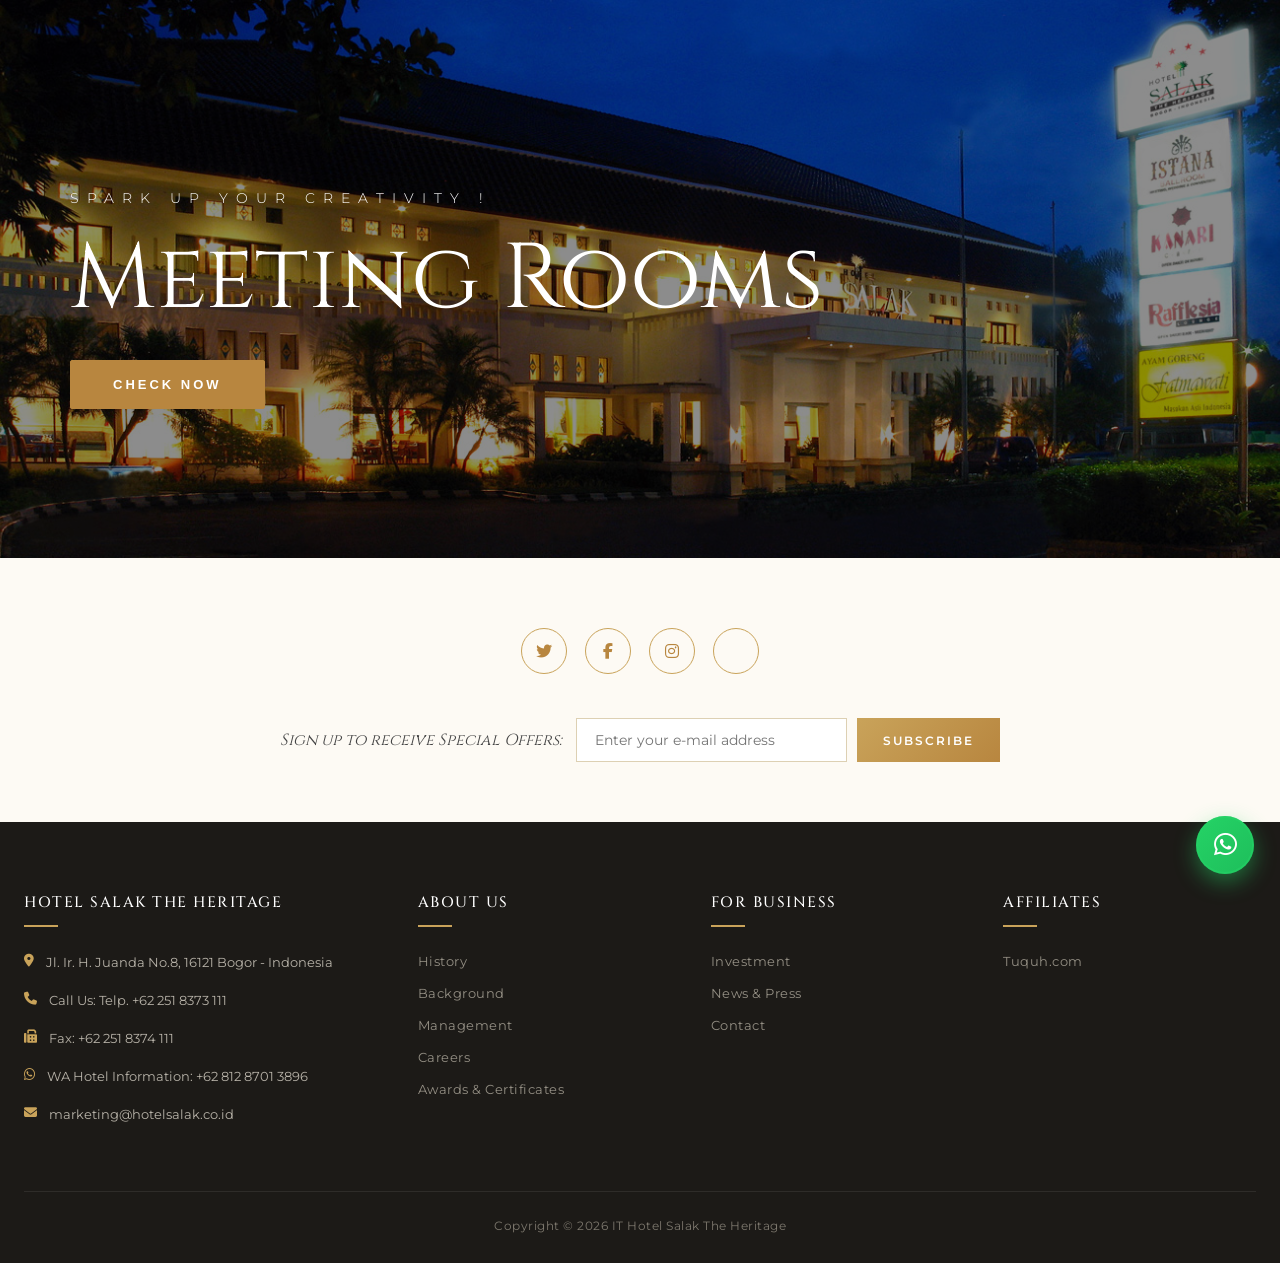
<file: mentahan.html>
<!DOCTYPE html>
<html lang="id">

<head>
    <meta charset="UTF-8">
    <meta name="viewport" content="width=device-width, initial-scale=1.0">
    <title>Hero Section - Hotel Salak The Heritage Bogor</title>

    <link rel="stylesheet" href="https://cdn.jsdelivr.net/npm/bootstrap-icons@1.11.3/font/bootstrap-icons.min.css">
    <link rel="stylesheet" href="https://cdnjs.cloudflare.com/ajax/libs/font-awesome/6.5.1/css/all.min.css">

    <!-- GOOGLE FONT -->
    <link href="https://fonts.googleapis.com/css2?family=Cinzel:wght@400;500;600&family=Montserrat:wght@300;400;500;600&display=swap" rel="stylesheet">

    <style>
        * {
            margin: 0;
            padding: 0;
            box-sizing: border-box;
        }
        
        body {
            font-family: 'Montserrat', sans-serif;
            overflow-x: hidden;
        }
        /* ======================================================
    NAVBAR (persis sama dengan navbar Hotel Salak)
    ====================================================== */
        
         :root {
            --logo-h: 52px;
            /* ganti angka ini saja untuk resize logo, semua elemen navbar ikut menyesuaikan */
            --navbar-h: calc(var(--logo-h) + 40px);
            /* logo dikebawahin lagi -> jarak lebih lega dari garis bawah navbar */
        }
        
        .navbar {
            position: fixed;
            top: 0;
            left: 0;
            width: 100%;
            z-index: 1100;
            display: flex;
            justify-content: space-between;
            align-items: center;
            padding: 0 30px;
            height: var(--navbar-h);
            background: linear-gradient(180deg, #ffffff 0%, #fdfaf4 100%) !important;
            box-shadow: 0 2px 10px rgba(0, 0, 0, 0.08);
            border-bottom: 2px solid transparent;
            border-image: linear-gradient(90deg, #c9a35a, #e8cf9c, #c9a35a) 1;
            /* NAVBAR DISEMBUNYIKAN SELAMA MASIH DI HERO */
            transform: translateY(-100%);
            opacity: 0;
            pointer-events: none;
            transition: transform 0.35s ease, opacity 0.35s ease, box-shadow 0.35s ease, background 0.35s ease;
        }
        /* Muncul setelah user scroll melewati hero */
        
        .navbar.navbar-visible {
            transform: translateY(0);
            opacity: 1;
            pointer-events: auto;
        }
        
        .navbar.navbar-scrolled {
            background: linear-gradient(180deg, #ffffff 0%, #faf3e6 100%) !important;
            box-shadow: 0 6px 18px rgba(0, 0, 0, 0.15);
        }
        /* Sembunyi lagi kalau scroll ke bawah (setelah muncul) */
        
        .navbar.navbar-hidden {
            transform: translateY(-100%);
            opacity: 0;
            pointer-events: none;
        }
        
        .navbar-brand {
            display: flex;
            align-items: center;
            height: 100%;
        }
        
        .brand-logo {
            display: block;
            height: var(--logo-h);
            width: auto;
            object-fit: contain;
            margin: auto 0;
        }
        
        .nav-menu {
            display: flex;
            align-items: center;
            justify-content: center;
            list-style: none;
            flex: 1;
        }
        
        .nav-item {
            position: relative;
            list-style: none;
        }
        
        .nav-link {
            color: #262626 !important;
            text-decoration: none;
            padding: calc(var(--logo-h) * 0.42) calc(var(--logo-h) * 0.35);
            display: block;
            font-size: calc(var(--logo-h) * 0.28);
            font-weight: 500;
            cursor: pointer;
        }
        
        .nav-link:hover {
            color: #b8863f !important;
        }
        
        .nav-item.active>.nav-link {
            color: #b8863f !important;
        }
        /* SUBMENU (desktop) */
        
        .dropdown {
            display: none;
            position: absolute;
            top: var(--navbar-h);
            left: 0;
            background-color: #ffffff !important;
            min-width: 230px;
            z-index: 1000;
            border-top: 2px solid #c9a35a;
            box-shadow: 0 10px 24px rgba(0, 0, 0, 0.12);
        }
        
        .dropdown a {
            display: block;
            color: #3a3a3a !important;
            text-decoration: none;
            padding: calc(var(--logo-h) * 0.28) calc(var(--logo-h) * 0.38);
            border-bottom: 1px solid #eee;
            font-size: calc(var(--logo-h) * 0.26);
        }
        
        .dropdown a:hover {
            background-color: #faf3e6 !important;
            color: #b8863f !important;
        }
        /* SUBMENU MUNCUL (desktop) */
        
        .nav-item.active .dropdown {
            display: block;
        }
        /* PANAH */
        
        .arrow {
            font-size: calc(var(--logo-h) * 0.21);
            margin-left: 5px;
        }
        /* ===== HAMBURGER (mobile/tablet) ===== */
        
        .navbar-toggle {
            display: none;
            flex-direction: column;
            justify-content: center;
            align-items: center;
            gap: 5px;
            width: 38px;
            height: 38px;
            background: transparent;
            border: none;
            cursor: pointer;
            z-index: 1200;
        }
        
        .navbar-toggle span {
            display: block;
            width: 26px;
            height: 2px;
            background-color: #262626;
            border-radius: 2px;
            transition: transform 0.3s ease, opacity 0.3s ease, background-color 0.3s ease;
        }
        
        .navbar-toggle.open span:nth-child(1) {
            transform: translateY(7px) rotate(45deg);
            background-color: #b8863f;
        }
        
        .navbar-toggle.open span:nth-child(2) {
            opacity: 0;
        }
        
        .navbar-toggle.open span:nth-child(3) {
            transform: translateY(-7px) rotate(-45deg);
            background-color: #b8863f;
        }
        /* Overlay saat menu mobile terbuka */
        
        .nav-overlay {
            display: none;
            position: fixed;
            inset: 0;
            background: rgba(0, 0, 0, 0.35);
            z-index: 1050;
            opacity: 0;
            transition: opacity 0.35s ease;
        }
        
        .nav-overlay.show {
            display: block;
            opacity: 1;
        }
        /* =========================================================
       RESPONSIVE NAVBAR: TABLET & MOBILE (<992px)
       ========================================================= */
        
        @media (max-width: 991.98px) {
             :root {
                --logo-h: 42px;
                --navbar-h: calc(var(--logo-h) + 30px);
            }
            .navbar {
                padding: 0 18px;
            }
            .navbar-toggle {
                display: flex;
            }
            /* Menu jadi panel geser dari kanan */
            .nav-menu {
                position: fixed;
                top: 0;
                right: 0;
                height: 100vh;
                width: min(320px, 82vw);
                background: linear-gradient(180deg, #ffffff 0%, #faf3e6 100%);
                flex-direction: column;
                align-items: stretch;
                justify-content: flex-start;
                overflow-y: auto;
                padding: calc(var(--navbar-h) + 10px) 0 30px;
                box-shadow: -8px 0 24px rgba(0, 0, 0, 0.18);
                transform: translateX(100%);
                transition: transform 0.4s ease;
                z-index: 1150;
            }
            .nav-menu.open {
                transform: translateX(0);
            }
            .nav-item {
                width: 100%;
                border-bottom: 1px solid #eee;
            }
            .nav-link {
                padding: 16px 24px;
                font-size: 15px;
                display: flex;
                align-items: center;
                justify-content: space-between;
            }
            /* Submenu jadi accordion, bukan absolute */
            .dropdown {
                position: static;
                display: none;
                border-top: none;
                box-shadow: none;
                background-color: #fbf6ec !important;
                min-width: 100%;
            }
            .nav-item.active .dropdown {
                display: block;
            }
            .dropdown a {
                padding: 13px 34px;
                font-size: 14px;
            }
        }
        /* Tablet sedikit lebih lega dari mobile kecil */
        
        @media (min-width: 576px) and (max-width: 991.98px) {
             :root {
                --logo-h: 46px;
            }
            .nav-menu {
                width: min(360px, 70vw);
            }
        }
        /* HP kecil */
        
        @media (max-width: 400px) {
             :root {
                --logo-h: 36px;
            }
            .navbar {
                padding: 0 14px;
            }
        }
        /* ======================================================
    HERO
    ====================================================== */
        
        .rooms-hero {
            position: relative;
            width: 100%;
            height: 62vh;
            background: url('1.jpg');
            background-size: cover;
            background-position: center;
            display: flex;
            align-items: center;
        }
        
        .rooms-hero::before {
            content: '';
            position: absolute;
            inset: 0;
            background: rgba(0, 0, 0, .45);
        }
        
        .rooms-hero-content {
            position: relative;
            z-index: 2;
            color: #ffffff;
            padding-left: 70px;
            margin-top: 40px;
        }
        
        .rooms-subtitle {
            font-size: 14px;
            letter-spacing: 8px;
            margin-bottom: 22px;
            font-weight: 300;
        }
        
        .rooms-title {
            font-family: 'Cinzel', serif;
            font-size: 92px;
            font-weight: 400;
            line-height: 1.1;
        }
        /* ======================================================
    MOBILE
    ====================================================== */
        
        @media(max-width:768px) {
            .rooms-hero {
                height: 48vh;
                background-position: center;
            }
            .rooms-hero-content {
                padding: 0 25px;
                margin-top: 50px;
            }
            .rooms-subtitle {
                font-size: 11px;
                letter-spacing: 4px;
                margin-bottom: 15px;
            }
            .rooms-title {
                font-size: 48px;
                letter-spacing: 2px;
            }
        }
        /* ======================================================
    TABLET
    ====================================================== */
        
        @media(min-width:769px) and (max-width:1024px) {
            .rooms-hero {
                height: 52vh;
            }
            .rooms-hero-content {
                padding-left: 40px;
            }
            .rooms-title {
                font-size: 68px;
            }
            .rooms-subtitle {
                font-size: 12px;
                letter-spacing: 5px;
            }
        }
        /* ======================================================
    CHECK NOW BUTTON
    ====================================================== */
        
        .hero-check-btn {
            display: inline-block;
            margin-top: 30px;
            padding: 16px 42px;
            font-size: 13px;
            font-weight: 600;
            letter-spacing: 3px;
            text-transform: uppercase;
            color: #ffffff;
            background: #b8863f;
            border: 1px solid #b8863f;
            border-radius: 2px;
            text-decoration: none;
            cursor: pointer;
            transition: background .35s ease, color .35s ease, border-color .35s ease;
        }
        
        .hero-check-btn:hover {
            background: #9c6f30;
            border-color: #9c6f30;
            color: #ffffff;
        }
        
        @media(max-width:768px) {
            .hero-check-btn {
                margin-top: 20px;
                padding: 13px 28px;
                font-size: 11px;
                letter-spacing: 2px;
            }
        }
        /* ======================================================
    FOOTER (sama seperti halaman utama)
    ====================================================== */
        
        .site-footer-top {
            padding: 70px 24px 60px;
            background: #fdfaf4;
            text-align: center;
            opacity: 0;
            transform: translateY(18px);
            transition: opacity .7s ease, transform .7s ease;
        }
        
        .site-footer-top.in-view {
            opacity: 1;
            transform: translateY(0);
        }
        
        .footer-social-row {
            display: flex;
            align-items: center;
            justify-content: center;
            gap: 18px;
            margin-bottom: 44px;
        }
        
        .footer-social-row a {
            width: 46px;
            height: 46px;
            border-radius: 50%;
            border: 1px solid #c9a35a;
            color: #b8863f;
            display: flex;
            align-items: center;
            justify-content: center;
            font-size: 16px;
            text-decoration: none;
            transition: background .35s ease, color .35s ease, transform .35s ease;
        }
        
        .footer-social-row a:hover {
            background: linear-gradient(135deg, #c9a35a, #b8863f);
            color: #ffffff;
            transform: translateY(-4px);
        }
        
        .footer-newsletter {
            display: flex;
            align-items: center;
            justify-content: center;
            flex-wrap: wrap;
            gap: 14px;
            max-width: 720px;
            margin: 0 auto;
        }
        
        .footer-newsletter-label {
            font-family: 'Cinzel', serif;
            font-style: italic;
            font-size: 16px;
            color: #444;
            white-space: nowrap;
        }
        
        .footer-newsletter-form {
            display: flex;
            gap: 10px;
            flex: 1;
            min-width: 280px;
        }
        
        .footer-newsletter-form input {
            flex: 1;
            border: 1px solid #ddd0b3;
            background: #ffffff;
            padding: 13px 18px;
            font-family: 'Montserrat', sans-serif;
            font-size: 13.5px;
            color: #333;
            outline: none;
            transition: border-color .3s ease;
        }
        
        .footer-newsletter-form input:focus {
            border-color: #c9a35a;
        }
        
        .footer-subscribe-btn {
            border: none;
            background: linear-gradient(135deg, #c9a35a, #b8863f);
            color: #ffffff;
            font-family: 'Montserrat', sans-serif;
            font-size: 12px;
            font-weight: 600;
            letter-spacing: 2px;
            padding: 0 26px;
            cursor: pointer;
            transition: filter .3s ease, transform .3s ease;
            white-space: nowrap;
        }
        
        .footer-subscribe-btn:hover {
            filter: brightness(1.08);
            transform: translateY(-2px);
        }
        
        .site-footer-main {
            background: #1c1a17;
            padding: 70px 24px 30px;
            opacity: 0;
            transform: translateY(18px);
            transition: opacity .7s ease .1s, transform .7s ease .1s;
        }
        
        .site-footer-main.in-view {
            opacity: 1;
            transform: translateY(0);
        }
        
        .footer-main-grid {
            max-width: 1240px;
            margin: 0 auto;
            display: grid;
            grid-template-columns: 1.4fr 1fr 1fr 1fr;
            gap: 40px;
        }
        
        @media (max-width: 991.98px) {
            .footer-main-grid {
                grid-template-columns: repeat(2, 1fr);
                gap: 40px 30px;
            }
        }
        
        @media (max-width: 575.98px) {
            .footer-main-grid {
                grid-template-columns: 1fr;
            }
        }
        
        .footer-col-title {
            font-family: 'Cinzel', serif;
            font-weight: 500;
            font-size: 15px;
            letter-spacing: 1.5px;
            color: #ffffff;
            text-transform: uppercase;
            margin-bottom: 24px;
            position: relative;
            padding-bottom: 14px;
        }
        
        .footer-col-title::after {
            content: "";
            position: absolute;
            left: 0;
            bottom: 0;
            width: 34px;
            height: 2px;
            background: #c9a35a;
        }
        
        .footer-address-list {
            list-style: none;
            margin: 0;
            padding: 0;
        }
        
        .footer-address-list li {
            display: flex;
            align-items: flex-start;
            gap: 12px;
            margin-bottom: 16px;
            font-family: 'Montserrat', sans-serif;
            font-size: 13px;
            line-height: 1.7;
            color: #b7b2a8;
        }
        
        .footer-address-list i {
            color: #c9a35a;
            margin-top: 3px;
            font-size: 13px;
            flex: 0 0 auto;
        }
        
        .footer-address-list a {
            color: #b7b2a8;
            text-decoration: none;
            transition: color .3s ease;
        }
        
        .footer-address-list a:hover {
            color: #e8cf9c;
        }
        
        .footer-link-list {
            list-style: none;
            margin: 0;
            padding: 0;
        }
        
        .footer-link-list li {
            margin-bottom: 13px;
        }
        
        .footer-link-list a {
            font-family: 'Montserrat', sans-serif;
            font-size: 13px;
            letter-spacing: .5px;
            color: #948f84;
            text-decoration: none;
            transition: color .3s ease, padding-left .3s ease;
        }
        
        .footer-link-list a:hover {
            color: #e8cf9c;
            padding-left: 4px;
        }
        
        .footer-copyright {
            max-width: 1240px;
            margin: 50px auto 0;
            padding-top: 26px;
            border-top: 1px solid rgba(255, 255, 255, 0.08);
            text-align: center;
            font-family: 'Montserrat', sans-serif;
            font-size: 12px;
            letter-spacing: .5px;
            color: #7d786e;
        }
        
        @media (max-width: 575.98px) {
            .footer-newsletter {
                flex-direction: column;
            }
            .footer-newsletter-label {
                white-space: normal;
            }
        }
        /* ======================================================
    FLOATING WHATSAPP BUTTON
    ====================================================== */
        
        .floating-whatsapp {
            position: fixed;
            right: 26px;
            bottom: 26px;
            z-index: 1300;
            width: 58px;
            height: 58px;
            border-radius: 50%;
            background: linear-gradient(135deg, #25d366, #1ebe5b);
            color: #ffffff;
            display: flex;
            align-items: center;
            justify-content: center;
            font-size: 26px;
            text-decoration: none;
            box-shadow: 0 8px 22px rgba(37, 211, 102, 0.45);
            transition: transform .3s ease, box-shadow .3s ease;
        }
        
        .floating-whatsapp::before {
            content: "";
            position: absolute;
            inset: 0;
            border-radius: 50%;
            border: 2px solid rgba(37, 211, 102, 0.55);
            animation: waPulse 2.2s ease-out infinite;
        }
        
        .floating-whatsapp:hover {
            color: #ffffff;
            transform: translateY(-3px) scale(1.05);
            box-shadow: 0 12px 28px rgba(37, 211, 102, 0.55);
        }
        
        @keyframes waPulse {
            0% {
                transform: scale(1);
                opacity: .8;
            }
            100% {
                transform: scale(1.6);
                opacity: 0;
            }
        }
        
        @media (max-width: 575.98px) {
            .floating-whatsapp {
                right: 16px;
                bottom: 16px;
                width: 52px;
                height: 52px;
                font-size: 23px;
            }
        }
        
        @media (prefers-reduced-motion: reduce) {
            .site-footer-top,
            .site-footer-main,
            .footer-social-row a,
            .footer-newsletter-form input,
            .footer-subscribe-btn,
            .footer-address-list a,
            .footer-link-list a,
            .floating-whatsapp,
            .floating-whatsapp::before {
                transition: none !important;
                animation: none !important;
            }
        }
    </style>
</head>

<body>

    <!-- ======================================================
    HERO
    ====================================================== -->

    <section class="rooms-hero">

        <!-- NAVBAR (persis sama dengan navbar Hotel Salak) -->
        <nav class="navbar">

            <a class="navbar-brand" href="#">
                <img src="logo_salak-removebg-preview.png" alt="" class="brand-logo">
            </a>

            <!-- HAMBURGER (muncul di tablet & hp) -->
            <button class="navbar-toggle" id="navbarToggle" aria-label="Buka menu">
                <span></span>
                <span></span>
                <span></span>
            </button>

            <div class="nav-menu" id="navMenu">

                <!-- ABOUT US -->
                <div class="nav-item">
                    <a class="nav-link" onclick="toggleMenu(this)">
                        ABOUT US <span class="arrow">▾</span>
                    </a>
                    <div class="dropdown">
                        <a href="#">Hotel Profile</a>
                        <a href="#">History</a>
                        <a href="#">Hotel Facilities</a>
                        <a href="#">Contact Us</a>
                    </div>
                </div>

                <!-- ROOMS -->
                <div class="nav-item">
                    <a class="nav-link" onclick="toggleMenu(this)">
                        ROOMS & SUITES <span class="arrow">▾</span>
                    </a>
                    <div class="dropdown">
                        <a href="rooms.html">Deluxe Room</a>
                        <a href="rooms.html">Executive Room</a>
                        <a href="rooms.html">Suite Room</a>
                    </div>
                </div>

                <!-- DINING -->
                <div class="nav-item">
                    <a class="nav-link" onclick="toggleMenu(this)">
                        DINING <span class="arrow">▾</span>
                    </a>
                    <div class="dropdown">
                        <a href="#">Restaurant</a>
                        <a href="#">Cafe</a>
                        <a href="#">Room Service</a>
                    </div>
                </div>

                <!-- MEETING -->
                <div class="nav-item">
                    <a class="nav-link" onclick="toggleMenu(this)">
                        MEETINGS & EVENTS <span class="arrow">▾</span>
                    </a>
                    <div class="dropdown">
                        <a href="meting.html">Meeting Room</a>
                        <a href="#">Special Meeting Offers</a>
                        <a href="#">Events</a>
                    </div>
                </div>

                <!-- WEDDINGS -->
                <div class="nav-item">
                    <a class="nav-link" onclick="toggleMenu(this)">
                        WEDDINGS <span class="arrow">▾</span>
                    </a>
                    <div class="dropdown">
                        <a href="wedding.html">Wedding Package</a>
                        <a href="wedding.html">Wedding Venue</a>
                        <a href="wedding.html">Wedding Offers</a>
                    </div>
                </div>

                <!-- OFFERS -->
                <div class="nav-item">
                    <a class="nav-link" onclick="toggleMenu(this)">
                        OFFERS <span class="arrow">▾</span>
                    </a>
                    <div class="dropdown">
                        <a href="promosi.html">Special Offers</a>
                        <a href="promosi.html">Weekend Package</a>
                        <a href="promosi.html">Member Offers</a>
                    </div>
                </div>

                <!-- MORE -->
                <div class="nav-item">
                    <a class="nav-link" onclick="toggleMenu(this)">
                        MORE <span class="arrow">▾</span>
                    </a>
                    <div class="dropdown">
                        <a href="#">Reward Points</a>
                        <a href="#">Salak Privilege Card</a>
                        <a href="galeri.html">Blog</a>
                        <a href="#">Catering</a>
                        <a href="#">Reservation Chat</a>
                        <a href="#">Newsletters</a>
                        <a href="#">Apps</a>
                        <a href="#">Sign In</a>
                    </div>
                </div>

            </div>

        </nav>

        <!-- OVERLAY (mobile/tablet) -->
        <div class="nav-overlay" id="navOverlay"></div>

        <div class="rooms-hero-content">

            <div class="rooms-subtitle">
                SPARK UP YOUR CREATIVITY !
            </div>

            <h1 class="rooms-title">
                Meeting Rooms
            </h1>

            <button class="hero-check-btn">
                CHECK NOW
            </button>

        </div>

    </section>

    <!-- ======================================================
    FOOTER (sama seperti halaman utama)
    ====================================================== -->

    <div class="site-footer-top" id="footerTop">
        <div class="footer-social-row">
            <a href="#" aria-label="Twitter"><i class="fa-brands fa-twitter"></i></a>
            <a href="#" aria-label="Facebook"><i class="fa-brands fa-facebook-f"></i></a>
            <a href="#" aria-label="Instagram"><i class="fa-brands fa-instagram"></i></a>
            <a href="#" aria-label="TripAdvisor"><i class="fa-brands fa-tripadvisor"></i></a>
        </div>

        <div class="footer-newsletter">
            <span class="footer-newsletter-label">Sign up to receive Special Offers:</span>
            <form class="footer-newsletter-form" onsubmit="return false;">
                <input type="email" placeholder="Enter your e-mail address" required>
                <button type="submit" class="footer-subscribe-btn">SUBSCRIBE</button>
            </form>
        </div>
    </div>

    <footer class="site-footer-main" id="footerMain">
        <div class="footer-main-grid">

            <div class="footer-col">
                <h4 class="footer-col-title">Hotel Salak The Heritage</h4>
                <ul class="footer-address-list">
                    <li><i class="fa-solid fa-location-dot"></i> Jl. Ir. H. Juanda No.8, 16121 Bogor - Indonesia</li>
                    <li><i class="fa-solid fa-phone"></i> Call Us: Telp. +62 251 8373 111</li>
                    <li><i class="fa-solid fa-fax"></i> Fax: +62 251 8374 111</li>
                    <li><i class="fa-brands fa-whatsapp"></i> WA Hotel Information: +62 812 8701 3896</li>
                    <li><i class="fa-solid fa-envelope"></i> <a href="mailto:marketing@hotelsalak.co.id">marketing@hotelsalak.co.id</a></li>
                </ul>
            </div>

            <div class="footer-col">
                <h4 class="footer-col-title">About Us</h4>
                <ul class="footer-link-list">
                    <li><a href="#">History</a></li>
                    <li><a href="#">Background</a></li>
                    <li><a href="#">Management</a></li>
                    <li><a href="#">Careers</a></li>
                    <li><a href="#">Awards &amp; Certificates</a></li>
                </ul>
            </div>

            <div class="footer-col">
                <h4 class="footer-col-title">For Business</h4>
                <ul class="footer-link-list">
                    <li><a href="#">Investment</a></li>
                    <li><a href="#">News &amp; Press</a></li>
                    <li><a href="#">Contact</a></li>
                </ul>
            </div>

            <div class="footer-col">
                <h4 class="footer-col-title">Affiliates</h4>
                <ul class="footer-link-list">
                    <li><a href="#">Tuquh.com</a></li>
                </ul>
            </div>

        </div>

        <div class="footer-copyright">
            Copyright © 2026 IT Hotel Salak The Heritage
        </div>
    </footer>

    <!-- FLOATING WHATSAPP BUTTON -->
    <!-- Ganti nomor di href (format: 62xxxxxxxxxxx, tanpa tanda + atau 0 di depan) sebelum go-live -->
    <a href="https://wa.me/" class="floating-whatsapp" target="_blank" rel="noopener" aria-label="Hubungi kami via WhatsApp">
        <i class="fa-brands fa-whatsapp"></i>
    </a>

    <script>
        /* =========================================
                   NAVBAR DROPDOWN
                ========================================= */

        function toggleMenu(element) {

            const currentItem = element.parentElement;
            const allItems = document.querySelectorAll('.nav-item');

            allItems.forEach(function(item) {
                if (item !== currentItem) {
                    item.classList.remove('active');
                }
            });

            currentItem.classList.toggle('active');
        }

        document.addEventListener('click', function(event) {
            if (!event.target.closest('.nav-item')) {
                document.querySelectorAll('.nav-item')
                    .forEach(function(item) {
                        item.classList.remove('active');
                    });
            }
        });

        /* =========================================
           HAMBURGER MENU (mobile/tablet)
        ========================================= */

        const navbarToggle = document.getElementById('navbarToggle');
        const navMenu = document.getElementById('navMenu');
        const navOverlay = document.getElementById('navOverlay');

        function closeMobileMenu() {
            navbarToggle.classList.remove('open');
            navMenu.classList.remove('open');
            navOverlay.classList.remove('show');

            document.querySelectorAll('.nav-item')
                .forEach(function(item) {
                    item.classList.remove('active');
                });
        }

        function openMobileMenu() {
            navbarToggle.classList.add('open');
            navMenu.classList.add('open');
            navOverlay.classList.add('show');
        }

        navbarToggle.addEventListener('click', function(event) {
            event.stopPropagation();

            if (navMenu.classList.contains('open')) {
                closeMobileMenu();
            } else {
                openMobileMenu();
            }
        });

        navOverlay.addEventListener('click', closeMobileMenu);

        window.addEventListener('resize', function() {
            if (window.innerWidth >= 992) {
                closeMobileMenu();
            }
        });

        /* =========================================
           NAVBAR SCROLL BEHAVIOR
        ========================================= */

        const navbar = document.querySelector('.navbar');
        const heroSection = document.querySelector('.rooms-hero');

        let lastScrollTop = 0;

        window.addEventListener('scroll', function() {

            let scrollTop = window.pageYOffset || document.documentElement.scrollTop;
            let heroHeight = heroSection.offsetHeight;

            if (scrollTop < heroHeight) {
                navbar.classList.remove('navbar-visible');
                navbar.classList.remove('navbar-scrolled');
                navbar.classList.remove('navbar-hidden');
            } else {
                navbar.classList.add('navbar-visible');
                navbar.classList.add('navbar-scrolled');

                if (scrollTop > lastScrollTop) {
                    navbar.classList.add('navbar-hidden');
                    closeMobileMenu();
                } else {
                    navbar.classList.remove('navbar-hidden');
                }
            }

            lastScrollTop = scrollTop <= 0 ? 0 : scrollTop;

        });

        /* =========================================
           FOOTER — SCROLL REVEAL
        ========================================= */

        const footerTop = document.getElementById('footerTop');
        const footerMain = document.getElementById('footerMain');

        if (footerTop && footerMain) {
            const footerObserver = new IntersectionObserver((entries) => {
                entries.forEach(entry => {
                    if (entry.isIntersecting) {
                        entry.target.classList.add('in-view');
                        footerObserver.unobserve(entry.target);
                    }
                });
            }, {
                threshold: 0.1
            });

            footerObserver.observe(footerTop);
            footerObserver.observe(footerMain);
        }
    </script>

</body>

</html>
</file>
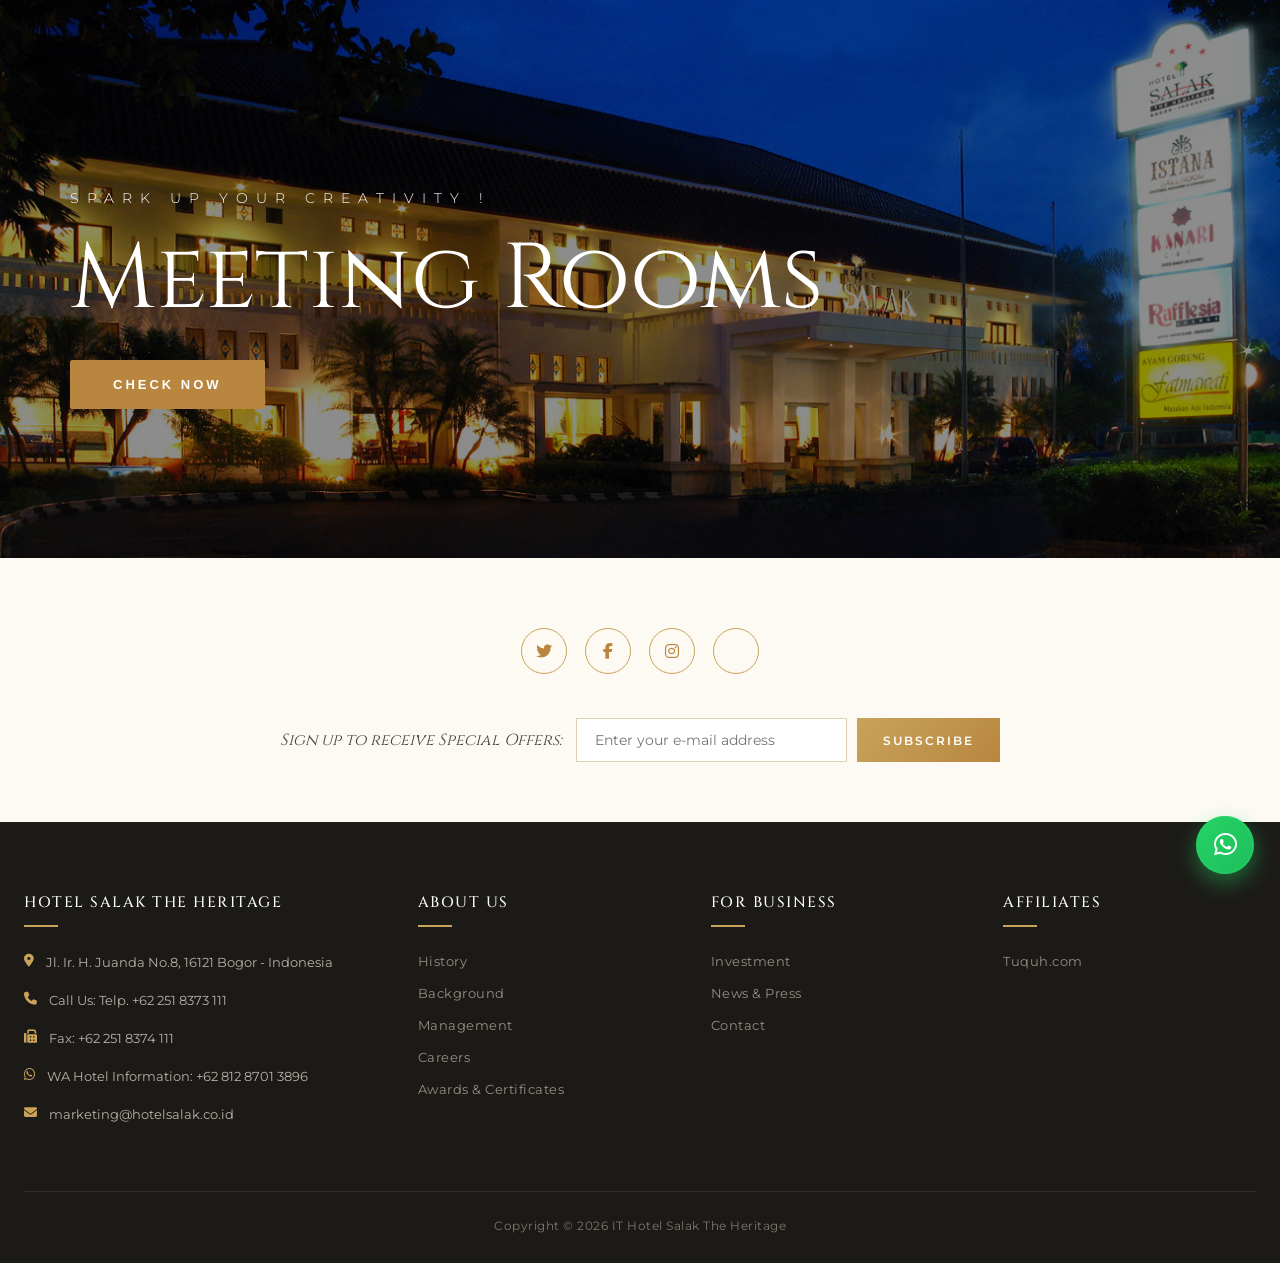
<file: mentahan_v2.html>
<!DOCTYPE html>
<html lang="id">

<head>
    <meta charset="UTF-8">
    <meta name="viewport" content="width=device-width, initial-scale=1.0">
    <title>Hero Section - Hotel Salak The Heritage Bogor</title>

    <link rel="stylesheet" href="https://cdn.jsdelivr.net/npm/bootstrap-icons@1.11.3/font/bootstrap-icons.min.css">
    <link rel="stylesheet" href="https://cdnjs.cloudflare.com/ajax/libs/font-awesome/6.5.1/css/all.min.css">

    <!-- GOOGLE FONT -->
    <link href="https://fonts.googleapis.com/css2?family=Cinzel:wght@400;500;600&family=Montserrat:wght@300;400;500;600&display=swap" rel="stylesheet">

    <style>
        * {
            margin: 0;
            padding: 0;
            box-sizing: border-box;
        }
        
        body {
            font-family: 'Montserrat', sans-serif;
            overflow-x: hidden;
        }
        /* ======================================================
    NAVBAR (persis sama dengan navbar Hotel Salak)
    ====================================================== */
        
         :root {
            --logo-h: 52px;
            /* ganti angka ini saja untuk resize logo, semua elemen navbar ikut menyesuaikan */
            --navbar-h: calc(var(--logo-h) + 40px);
            /* logo dikebawahin lagi -> jarak lebih lega dari garis bawah navbar */
        }
        
        .navbar {
            position: fixed;
            top: 0;
            left: 0;
            width: 100%;
            z-index: 1100;
            display: flex;
            justify-content: space-between;
            align-items: center;
            padding: 0 30px;
            height: var(--navbar-h);
            background: linear-gradient(180deg, #ffffff 0%, #fdfaf4 100%) !important;
            box-shadow: 0 2px 10px rgba(0, 0, 0, 0.08);
            border-bottom: 2px solid transparent;
            border-image: linear-gradient(90deg, #c9a35a, #e8cf9c, #c9a35a) 1;
            /* NAVBAR DISEMBUNYIKAN SELAMA MASIH DI HERO */
            transform: translateY(-100%);
            opacity: 0;
            pointer-events: none;
            transition: transform 0.35s ease, opacity 0.35s ease, box-shadow 0.35s ease, background 0.35s ease;
        }
        /* Muncul setelah user scroll melewati hero */
        
        .navbar.navbar-visible {
            transform: translateY(0);
            opacity: 1;
            pointer-events: auto;
        }
        
        .navbar.navbar-scrolled {
            background: linear-gradient(180deg, #ffffff 0%, #faf3e6 100%) !important;
            box-shadow: 0 6px 18px rgba(0, 0, 0, 0.15);
        }
        /* Sembunyi lagi kalau scroll ke bawah (setelah muncul) */
        
        .navbar.navbar-hidden {
            transform: translateY(-100%);
            opacity: 0;
            pointer-events: none;
        }
        
        .navbar-brand {
            display: flex;
            align-items: center;
            height: 100%;
        }
        
        .brand-logo {
            display: block;
            height: var(--logo-h);
            width: auto;
            object-fit: contain;
            margin: auto 0;
        }
        
        .nav-menu {
            display: flex;
            align-items: center;
            justify-content: center;
            list-style: none;
            flex: 1;
        }
        
        .nav-item {
            position: relative;
            list-style: none;
        }
        
        .nav-link {
            color: #262626 !important;
            text-decoration: none;
            padding: calc(var(--logo-h) * 0.42) calc(var(--logo-h) * 0.35);
            display: block;
            font-size: calc(var(--logo-h) * 0.28);
            font-weight: 500;
            cursor: pointer;
        }
        
        .nav-link:hover {
            color: #b8863f !important;
        }
        
        .nav-item.active>.nav-link {
            color: #b8863f !important;
        }
        /* SUBMENU (desktop) */
        
        .dropdown {
            display: none;
            position: absolute;
            top: var(--navbar-h);
            left: 0;
            background-color: #ffffff !important;
            min-width: 230px;
            z-index: 1000;
            border-top: 2px solid #c9a35a;
            box-shadow: 0 10px 24px rgba(0, 0, 0, 0.12);
        }
        
        .dropdown a {
            display: block;
            color: #3a3a3a !important;
            text-decoration: none;
            padding: calc(var(--logo-h) * 0.28) calc(var(--logo-h) * 0.38);
            border-bottom: 1px solid #eee;
            font-size: calc(var(--logo-h) * 0.26);
        }
        
        .dropdown a:hover {
            background-color: #faf3e6 !important;
            color: #b8863f !important;
        }
        /* SUBMENU MUNCUL (desktop) */
        
        .nav-item.active .dropdown {
            display: block;
        }
        /* PANAH */
        
        .arrow {
            font-size: calc(var(--logo-h) * 0.21);
            margin-left: 5px;
        }
        /* ===== HAMBURGER (mobile/tablet) ===== */
        
        .navbar-toggle {
            display: none;
            flex-direction: column;
            justify-content: center;
            align-items: center;
            gap: 5px;
            width: 38px;
            height: 38px;
            background: transparent;
            border: none;
            cursor: pointer;
            z-index: 1200;
        }
        
        .navbar-toggle span {
            display: block;
            width: 26px;
            height: 2px;
            background-color: #262626;
            border-radius: 2px;
            transition: transform 0.3s ease, opacity 0.3s ease, background-color 0.3s ease;
        }
        
        .navbar-toggle.open span:nth-child(1) {
            transform: translateY(7px) rotate(45deg);
            background-color: #b8863f;
        }
        
        .navbar-toggle.open span:nth-child(2) {
            opacity: 0;
        }
        
        .navbar-toggle.open span:nth-child(3) {
            transform: translateY(-7px) rotate(-45deg);
            background-color: #b8863f;
        }
        /* Overlay saat menu mobile terbuka */
        
        .nav-overlay {
            display: none;
            position: fixed;
            inset: 0;
            background: rgba(0, 0, 0, 0.35);
            z-index: 1050;
            opacity: 0;
            transition: opacity 0.35s ease;
        }
        
        .nav-overlay.show {
            display: block;
            opacity: 1;
        }
        /* =========================================================
       RESPONSIVE NAVBAR: TABLET & MOBILE (<992px)
       ========================================================= */
        
        @media (max-width: 991.98px) {
             :root {
                --logo-h: 42px;
                --navbar-h: calc(var(--logo-h) + 30px);
            }
            .navbar {
                padding: 0 18px;
            }
            .navbar-toggle {
                display: flex;
            }
            /* Menu jadi panel geser dari kanan */
            .nav-menu {
                position: fixed;
                top: 0;
                right: 0;
                height: 100vh;
                width: min(320px, 82vw);
                background: linear-gradient(180deg, #ffffff 0%, #faf3e6 100%);
                flex-direction: column;
                align-items: stretch;
                justify-content: flex-start;
                overflow-y: auto;
                padding: calc(var(--navbar-h) + 10px) 0 30px;
                box-shadow: -8px 0 24px rgba(0, 0, 0, 0.18);
                transform: translateX(100%);
                transition: transform 0.4s ease;
                z-index: 1150;
            }
            .nav-menu.open {
                transform: translateX(0);
            }
            .nav-item {
                width: 100%;
                border-bottom: 1px solid #eee;
            }
            .nav-link {
                padding: 16px 24px;
                font-size: 15px;
                display: flex;
                align-items: center;
                justify-content: space-between;
            }
            /* Submenu jadi accordion, bukan absolute */
            .dropdown {
                position: static;
                display: none;
                border-top: none;
                box-shadow: none;
                background-color: #fbf6ec !important;
                min-width: 100%;
            }
            .nav-item.active .dropdown {
                display: block;
            }
            .dropdown a {
                padding: 13px 34px;
                font-size: 14px;
            }
        }
        /* Tablet sedikit lebih lega dari mobile kecil */
        
        @media (min-width: 576px) and (max-width: 991.98px) {
             :root {
                --logo-h: 46px;
            }
            .nav-menu {
                width: min(360px, 70vw);
            }
        }
        /* HP kecil */
        
        @media (max-width: 400px) {
             :root {
                --logo-h: 36px;
            }
            .navbar {
                padding: 0 14px;
            }
        }
        /* ======================================================
    HERO
    ====================================================== */
        
        .rooms-hero {
            position: relative;
            width: 100%;
            height: 62vh;
            background: url('1.jpg');
            background-size: cover;
            background-position: center;
            display: flex;
            align-items: center;
        }
        
        .rooms-hero::before {
            content: '';
            position: absolute;
            inset: 0;
            background: rgba(0, 0, 0, .45);
        }
        
        .rooms-hero-content {
            position: relative;
            z-index: 2;
            color: #ffffff;
            padding-left: 70px;
            margin-top: 40px;
        }
        
        .rooms-subtitle {
            font-size: 14px;
            letter-spacing: 8px;
            margin-bottom: 22px;
            font-weight: 300;
        }
        
        .rooms-title {
            font-family: 'Cinzel', serif;
            font-size: 92px;
            font-weight: 400;
            line-height: 1.1;
        }
        /* ======================================================
    MOBILE
    ====================================================== */
        
        @media(max-width:768px) {
            .rooms-hero {
                height: 48vh;
                background-position: center;
            }
            .rooms-hero-content {
                padding: 0 25px;
                margin-top: 50px;
            }
            .rooms-subtitle {
                font-size: 11px;
                letter-spacing: 4px;
                margin-bottom: 15px;
            }
            .rooms-title {
                font-size: 48px;
                letter-spacing: 2px;
            }
        }
        /* ======================================================
    TABLET
    ====================================================== */
        
        @media(min-width:769px) and (max-width:1024px) {
            .rooms-hero {
                height: 52vh;
            }
            .rooms-hero-content {
                padding-left: 40px;
            }
            .rooms-title {
                font-size: 68px;
            }
            .rooms-subtitle {
                font-size: 12px;
                letter-spacing: 5px;
            }
        }
        /* ======================================================
    CHECK NOW BUTTON
    ====================================================== */
        
        .hero-check-btn {
            display: inline-block;
            margin-top: 30px;
            padding: 16px 42px;
            font-size: 13px;
            font-weight: 600;
            letter-spacing: 3px;
            text-transform: uppercase;
            color: #ffffff;
            background: #b8863f;
            border: 1px solid #b8863f;
            border-radius: 2px;
            text-decoration: none;
            cursor: pointer;
            transition: background .35s ease, color .35s ease, border-color .35s ease;
        }
        
        .hero-check-btn:hover {
            background: #9c6f30;
            border-color: #9c6f30;
            color: #ffffff;
        }
        
        @media(max-width:768px) {
            .hero-check-btn {
                margin-top: 20px;
                padding: 13px 28px;
                font-size: 11px;
                letter-spacing: 2px;
            }
        }
        /* ======================================================
    FOOTER (sama seperti halaman utama)
    ====================================================== */
        
        .site-footer-top {
            padding: 70px 24px 60px;
            background: #fdfaf4;
            text-align: center;
            opacity: 0;
            transform: translateY(18px);
            transition: opacity .7s ease, transform .7s ease;
        }
        
        .site-footer-top.in-view {
            opacity: 1;
            transform: translateY(0);
        }
        
        .footer-social-row {
            display: flex;
            align-items: center;
            justify-content: center;
            gap: 18px;
            margin-bottom: 44px;
        }
        
        .footer-social-row a {
            width: 46px;
            height: 46px;
            border-radius: 50%;
            border: 1px solid #c9a35a;
            color: #b8863f;
            display: flex;
            align-items: center;
            justify-content: center;
            font-size: 16px;
            text-decoration: none;
            transition: background .35s ease, color .35s ease, transform .35s ease;
        }
        
        .footer-social-row a:hover {
            background: linear-gradient(135deg, #c9a35a, #b8863f);
            color: #ffffff;
            transform: translateY(-4px);
        }
        
        .footer-newsletter {
            display: flex;
            align-items: center;
            justify-content: center;
            flex-wrap: wrap;
            gap: 14px;
            max-width: 720px;
            margin: 0 auto;
        }
        
        .footer-newsletter-label {
            font-family: 'Cinzel', serif;
            font-style: italic;
            font-size: 16px;
            color: #444;
            white-space: nowrap;
        }
        
        .footer-newsletter-form {
            display: flex;
            gap: 10px;
            flex: 1;
            min-width: 280px;
        }
        
        .footer-newsletter-form input {
            flex: 1;
            border: 1px solid #ddd0b3;
            background: #ffffff;
            padding: 13px 18px;
            font-family: 'Montserrat', sans-serif;
            font-size: 13.5px;
            color: #333;
            outline: none;
            transition: border-color .3s ease;
        }
        
        .footer-newsletter-form input:focus {
            border-color: #c9a35a;
        }
        
        .footer-subscribe-btn {
            border: none;
            background: linear-gradient(135deg, #c9a35a, #b8863f);
            color: #ffffff;
            font-family: 'Montserrat', sans-serif;
            font-size: 12px;
            font-weight: 600;
            letter-spacing: 2px;
            padding: 0 26px;
            cursor: pointer;
            transition: filter .3s ease, transform .3s ease;
            white-space: nowrap;
        }
        
        .footer-subscribe-btn:hover {
            filter: brightness(1.08);
            transform: translateY(-2px);
        }
        
        .site-footer-main {
            background: #1c1a17;
            padding: 70px 24px 30px;
            opacity: 0;
            transform: translateY(18px);
            transition: opacity .7s ease .1s, transform .7s ease .1s;
        }
        
        .site-footer-main.in-view {
            opacity: 1;
            transform: translateY(0);
        }
        
        .footer-main-grid {
            max-width: 1240px;
            margin: 0 auto;
            display: grid;
            grid-template-columns: 1.4fr 1fr 1fr 1fr;
            gap: 40px;
        }
        
        @media (max-width: 991.98px) {
            .footer-main-grid {
                grid-template-columns: repeat(2, 1fr);
                gap: 40px 30px;
            }
        }
        
        @media (max-width: 575.98px) {
            .footer-main-grid {
                grid-template-columns: 1fr;
            }
        }
        
        .footer-col-title {
            font-family: 'Cinzel', serif;
            font-weight: 500;
            font-size: 15px;
            letter-spacing: 1.5px;
            color: #ffffff;
            text-transform: uppercase;
            margin-bottom: 24px;
            position: relative;
            padding-bottom: 14px;
        }
        
        .footer-col-title::after {
            content: "";
            position: absolute;
            left: 0;
            bottom: 0;
            width: 34px;
            height: 2px;
            background: #c9a35a;
        }
        
        .footer-address-list {
            list-style: none;
            margin: 0;
            padding: 0;
        }
        
        .footer-address-list li {
            display: flex;
            align-items: flex-start;
            gap: 12px;
            margin-bottom: 16px;
            font-family: 'Montserrat', sans-serif;
            font-size: 13px;
            line-height: 1.7;
            color: #b7b2a8;
        }
        
        .footer-address-list i {
            color: #c9a35a;
            margin-top: 3px;
            font-size: 13px;
            flex: 0 0 auto;
        }
        
        .footer-address-list a {
            color: #b7b2a8;
            text-decoration: none;
            transition: color .3s ease;
        }
        
        .footer-address-list a:hover {
            color: #e8cf9c;
        }
        
        .footer-link-list {
            list-style: none;
            margin: 0;
            padding: 0;
        }
        
        .footer-link-list li {
            margin-bottom: 13px;
        }
        
        .footer-link-list a {
            font-family: 'Montserrat', sans-serif;
            font-size: 13px;
            letter-spacing: .5px;
            color: #948f84;
            text-decoration: none;
            transition: color .3s ease, padding-left .3s ease;
        }
        
        .footer-link-list a:hover {
            color: #e8cf9c;
            padding-left: 4px;
        }
        
        .footer-copyright {
            max-width: 1240px;
            margin: 50px auto 0;
            padding-top: 26px;
            border-top: 1px solid rgba(255, 255, 255, 0.08);
            text-align: center;
            font-family: 'Montserrat', sans-serif;
            font-size: 12px;
            letter-spacing: .5px;
            color: #7d786e;
        }
        
        @media (max-width: 575.98px) {
            .footer-newsletter {
                flex-direction: column;
            }
            .footer-newsletter-label {
                white-space: normal;
            }
        }
        /* ======================================================
    FLOATING WHATSAPP BUTTON
    ====================================================== */
        
        .floating-whatsapp {
            position: fixed;
            right: 26px;
            bottom: 26px;
            z-index: 1300;
            width: 58px;
            height: 58px;
            border-radius: 50%;
            background: linear-gradient(135deg, #25d366, #1ebe5b);
            color: #ffffff;
            display: flex;
            align-items: center;
            justify-content: center;
            font-size: 26px;
            text-decoration: none;
            box-shadow: 0 8px 22px rgba(37, 211, 102, 0.45);
            transition: transform .3s ease, box-shadow .3s ease;
        }
        
        .floating-whatsapp::before {
            content: "";
            position: absolute;
            inset: 0;
            border-radius: 50%;
            border: 2px solid rgba(37, 211, 102, 0.55);
            animation: waPulse 2.2s ease-out infinite;
        }
        
        .floating-whatsapp:hover {
            color: #ffffff;
            transform: translateY(-3px) scale(1.05);
            box-shadow: 0 12px 28px rgba(37, 211, 102, 0.55);
        }
        
        @keyframes waPulse {
            0% {
                transform: scale(1);
                opacity: .8;
            }
            100% {
                transform: scale(1.6);
                opacity: 0;
            }
        }
        
        @media (max-width: 575.98px) {
            .floating-whatsapp {
                right: 16px;
                bottom: 16px;
                width: 52px;
                height: 52px;
                font-size: 23px;
            }
        }
        
        @media (prefers-reduced-motion: reduce) {
            .site-footer-top,
            .site-footer-main,
            .footer-social-row a,
            .footer-newsletter-form input,
            .footer-subscribe-btn,
            .footer-address-list a,
            .footer-link-list a,
            .floating-whatsapp,
            .floating-whatsapp::before {
                transition: none !important;
                animation: none !important;
            }
        }
    </style>
</head>

<body>

    <!-- ======================================================
    HERO
    ====================================================== -->

    <section class="rooms-hero">

        <!-- NAVBAR (persis sama dengan navbar Hotel Salak) -->
        <nav class="navbar">

            <a class="navbar-brand" href="#">
                <img src="logo_salak-removebg-preview.png" alt="" class="brand-logo">
            </a>

            <!-- HAMBURGER (muncul di tablet & hp) -->
            <button class="navbar-toggle" id="navbarToggle" aria-label="Buka menu">
                <span></span>
                <span></span>
                <span></span>
            </button>

            <div class="nav-menu" id="navMenu">

                <!-- ABOUT US -->
                <div class="nav-item">
                    <a class="nav-link" onclick="toggleMenu(this)">
                        ABOUT US <span class="arrow">▾</span>
                    </a>
                    <div class="dropdown">
                        <a href="#">Hotel Profile</a>
                        <a href="#">History</a>
                        <a href="#">Hotel Facilities</a>
                        <a href="#">Contact Us</a>
                    </div>
                </div>

                <!-- ROOMS -->
                <div class="nav-item">
                    <a class="nav-link" onclick="toggleMenu(this)">
                        ROOMS & SUITES <span class="arrow">▾</span>
                    </a>
                    <div class="dropdown">
                        <a href="rooms.html">Deluxe Room</a>
                        <a href="rooms.html">Executive Room</a>
                        <a href="rooms.html">Suite Room</a>
                    </div>
                </div>

                <!-- DINING -->
                <div class="nav-item">
                    <a class="nav-link" onclick="toggleMenu(this)">
                        DINING <span class="arrow">▾</span>
                    </a>
                    <div class="dropdown">
                        <a href="#">Restaurant</a>
                        <a href="#">Cafe</a>
                        <a href="#">Room Service</a>
                    </div>
                </div>

                <!-- MEETING -->
                <div class="nav-item">
                    <a class="nav-link" onclick="toggleMenu(this)">
                        MEETINGS & EVENTS <span class="arrow">▾</span>
                    </a>
                    <div class="dropdown">
                        <a href="meting.html">Meeting Room</a>
                        <a href="#">Special Meeting Offers</a>
                        <a href="#">Events</a>
                    </div>
                </div>

                <!-- WEDDINGS -->
                <div class="nav-item">
                    <a class="nav-link" onclick="toggleMenu(this)">
                        WEDDINGS <span class="arrow">▾</span>
                    </a>
                    <div class="dropdown">
                        <a href="wedding.html">Wedding Package</a>
                        <a href="wedding.html">Wedding Venue</a>
                        <a href="wedding.html">Wedding Offers</a>
                    </div>
                </div>

                <!-- OFFERS -->
                <div class="nav-item">
                    <a class="nav-link" onclick="toggleMenu(this)">
                        OFFERS <span class="arrow">▾</span>
                    </a>
                    <div class="dropdown">
                        <a href="promosi.html">Special Offers</a>
                        <a href="promosi.html">Weekend Package</a>
                        <a href="promosi.html">Member Offers</a>
                    </div>
                </div>

                <!-- MORE -->
                <div class="nav-item">
                    <a class="nav-link" onclick="toggleMenu(this)">
                        MORE <span class="arrow">▾</span>
                    </a>
                    <div class="dropdown">
                        <a href="#">Reward Points</a>
                        <a href="#">Salak Privilege Card</a>
                        <a href="galeri.html">Blog</a>
                        <a href="#">Catering</a>
                        <a href="#">Reservation Chat</a>
                        <a href="#">Newsletters</a>
                        <a href="#">Apps</a>
                        <a href="#">Sign In</a>
                    </div>
                </div>

            </div>

        </nav>

        <!-- OVERLAY (mobile/tablet) -->
        <div class="nav-overlay" id="navOverlay"></div>

        <div class="rooms-hero-content">

            <div class="rooms-subtitle">
                SPARK UP YOUR CREATIVITY !
            </div>

            <h1 class="rooms-title">
                Meeting Rooms
            </h1>

            <button class="hero-check-btn">
                CHECK NOW
            </button>

        </div>

    </section>

    <!-- ======================================================
    FOOTER (sama seperti halaman utama)
    ====================================================== -->

    <div class="site-footer-top" id="footerTop">
        <div class="footer-social-row">
            <a href="#" aria-label="Twitter"><i class="fa-brands fa-twitter"></i></a>
            <a href="#" aria-label="Facebook"><i class="fa-brands fa-facebook-f"></i></a>
            <a href="#" aria-label="Instagram"><i class="fa-brands fa-instagram"></i></a>
            <a href="#" aria-label="TripAdvisor"><i class="fa-brands fa-tripadvisor"></i></a>
        </div>

        <div class="footer-newsletter">
            <span class="footer-newsletter-label">Sign up to receive Special Offers:</span>
            <form class="footer-newsletter-form" onsubmit="return false;">
                <input type="email" placeholder="Enter your e-mail address" required>
                <button type="submit" class="footer-subscribe-btn">SUBSCRIBE</button>
            </form>
        </div>
    </div>

    <footer class="site-footer-main" id="footerMain">
        <div class="footer-main-grid">

            <div class="footer-col">
                <h4 class="footer-col-title">Hotel Salak The Heritage</h4>
                <ul class="footer-address-list">
                    <li><i class="fa-solid fa-location-dot"></i> Jl. Ir. H. Juanda No.8, 16121 Bogor - Indonesia</li>
                    <li><i class="fa-solid fa-phone"></i> Call Us: Telp. +62 251 8373 111</li>
                    <li><i class="fa-solid fa-fax"></i> Fax: +62 251 8374 111</li>
                    <li><i class="fa-brands fa-whatsapp"></i> WA Hotel Information: +62 812 8701 3896</li>
                    <li><i class="fa-solid fa-envelope"></i> <a href="mailto:marketing@hotelsalak.co.id">marketing@hotelsalak.co.id</a></li>
                </ul>
            </div>

            <div class="footer-col">
                <h4 class="footer-col-title">About Us</h4>
                <ul class="footer-link-list">
                    <li><a href="#">History</a></li>
                    <li><a href="#">Background</a></li>
                    <li><a href="#">Management</a></li>
                    <li><a href="#">Careers</a></li>
                    <li><a href="#">Awards &amp; Certificates</a></li>
                </ul>
            </div>

            <div class="footer-col">
                <h4 class="footer-col-title">For Business</h4>
                <ul class="footer-link-list">
                    <li><a href="#">Investment</a></li>
                    <li><a href="#">News &amp; Press</a></li>
                    <li><a href="#">Contact</a></li>
                </ul>
            </div>

            <div class="footer-col">
                <h4 class="footer-col-title">Affiliates</h4>
                <ul class="footer-link-list">
                    <li><a href="#">Tuquh.com</a></li>
                </ul>
            </div>

        </div>

        <div class="footer-copyright">
            Copyright © 2026 IT Hotel Salak The Heritage
        </div>
    </footer>

    <!-- FLOATING WHATSAPP BUTTON -->
    <!-- Ganti nomor di href (format: 62xxxxxxxxxxx, tanpa tanda + atau 0 di depan) sebelum go-live -->
    <a href="https://wa.me/" class="floating-whatsapp" target="_blank" rel="noopener" aria-label="Hubungi kami via WhatsApp">
        <i class="fa-brands fa-whatsapp"></i>
    </a>

    <script>
        /* =========================================
                           NAVBAR DROPDOWN
                        ========================================= */

        function toggleMenu(element) {

            const currentItem = element.parentElement;
            const allItems = document.querySelectorAll('.nav-item');

            allItems.forEach(function(item) {
                if (item !== currentItem) {
                    item.classList.remove('active');
                }
            });

            currentItem.classList.toggle('active');
        }

        document.addEventListener('click', function(event) {
            if (!event.target.closest('.nav-item')) {
                document.querySelectorAll('.nav-item')
                    .forEach(function(item) {
                        item.classList.remove('active');
                    });
            }
        });

        /* =========================================
           HAMBURGER MENU (mobile/tablet)
        ========================================= */

        const navbarToggle = document.getElementById('navbarToggle');
        const navMenu = document.getElementById('navMenu');
        const navOverlay = document.getElementById('navOverlay');

        function closeMobileMenu() {
            navbarToggle.classList.remove('open');
            navMenu.classList.remove('open');
            navOverlay.classList.remove('show');

            document.querySelectorAll('.nav-item')
                .forEach(function(item) {
                    item.classList.remove('active');
                });
        }

        function openMobileMenu() {
            navbarToggle.classList.add('open');
            navMenu.classList.add('open');
            navOverlay.classList.add('show');
        }

        navbarToggle.addEventListener('click', function(event) {
            event.stopPropagation();

            if (navMenu.classList.contains('open')) {
                closeMobileMenu();
            } else {
                openMobileMenu();
            }
        });

        navOverlay.addEventListener('click', closeMobileMenu);

        window.addEventListener('resize', function() {
            if (window.innerWidth >= 992) {
                closeMobileMenu();
            }
        });

        /* =========================================
           NAVBAR SCROLL BEHAVIOR
        ========================================= */

        const navbar = document.querySelector('.navbar');
        const heroSection = document.querySelector('.rooms-hero');

        let lastScrollTop = 0;

        window.addEventListener('scroll', function() {

            let scrollTop = window.pageYOffset || document.documentElement.scrollTop;
            let heroHeight = heroSection.offsetHeight;

            if (scrollTop < heroHeight) {
                navbar.classList.remove('navbar-visible');
                navbar.classList.remove('navbar-scrolled');
                navbar.classList.remove('navbar-hidden');
            } else {
                navbar.classList.add('navbar-visible');
                navbar.classList.add('navbar-scrolled');

                if (scrollTop > lastScrollTop) {
                    navbar.classList.add('navbar-hidden');
                    closeMobileMenu();
                } else {
                    navbar.classList.remove('navbar-hidden');
                }
            }

            lastScrollTop = scrollTop <= 0 ? 0 : scrollTop;

        });

        /* =========================================
           FOOTER — SCROLL REVEAL
        ========================================= */

        const footerTop = document.getElementById('footerTop');
        const footerMain = document.getElementById('footerMain');

        if (footerTop && footerMain) {
            const footerObserver = new IntersectionObserver((entries) => {
                entries.forEach(entry => {
                    if (entry.isIntersecting) {
                        entry.target.classList.add('in-view');
                        footerObserver.unobserve(entry.target);
                    }
                });
            }, {
                threshold: 0.1
            });

            footerObserver.observe(footerTop);
            footerObserver.observe(footerMain);
        }
    </script>

</body>

</html>
</file>
